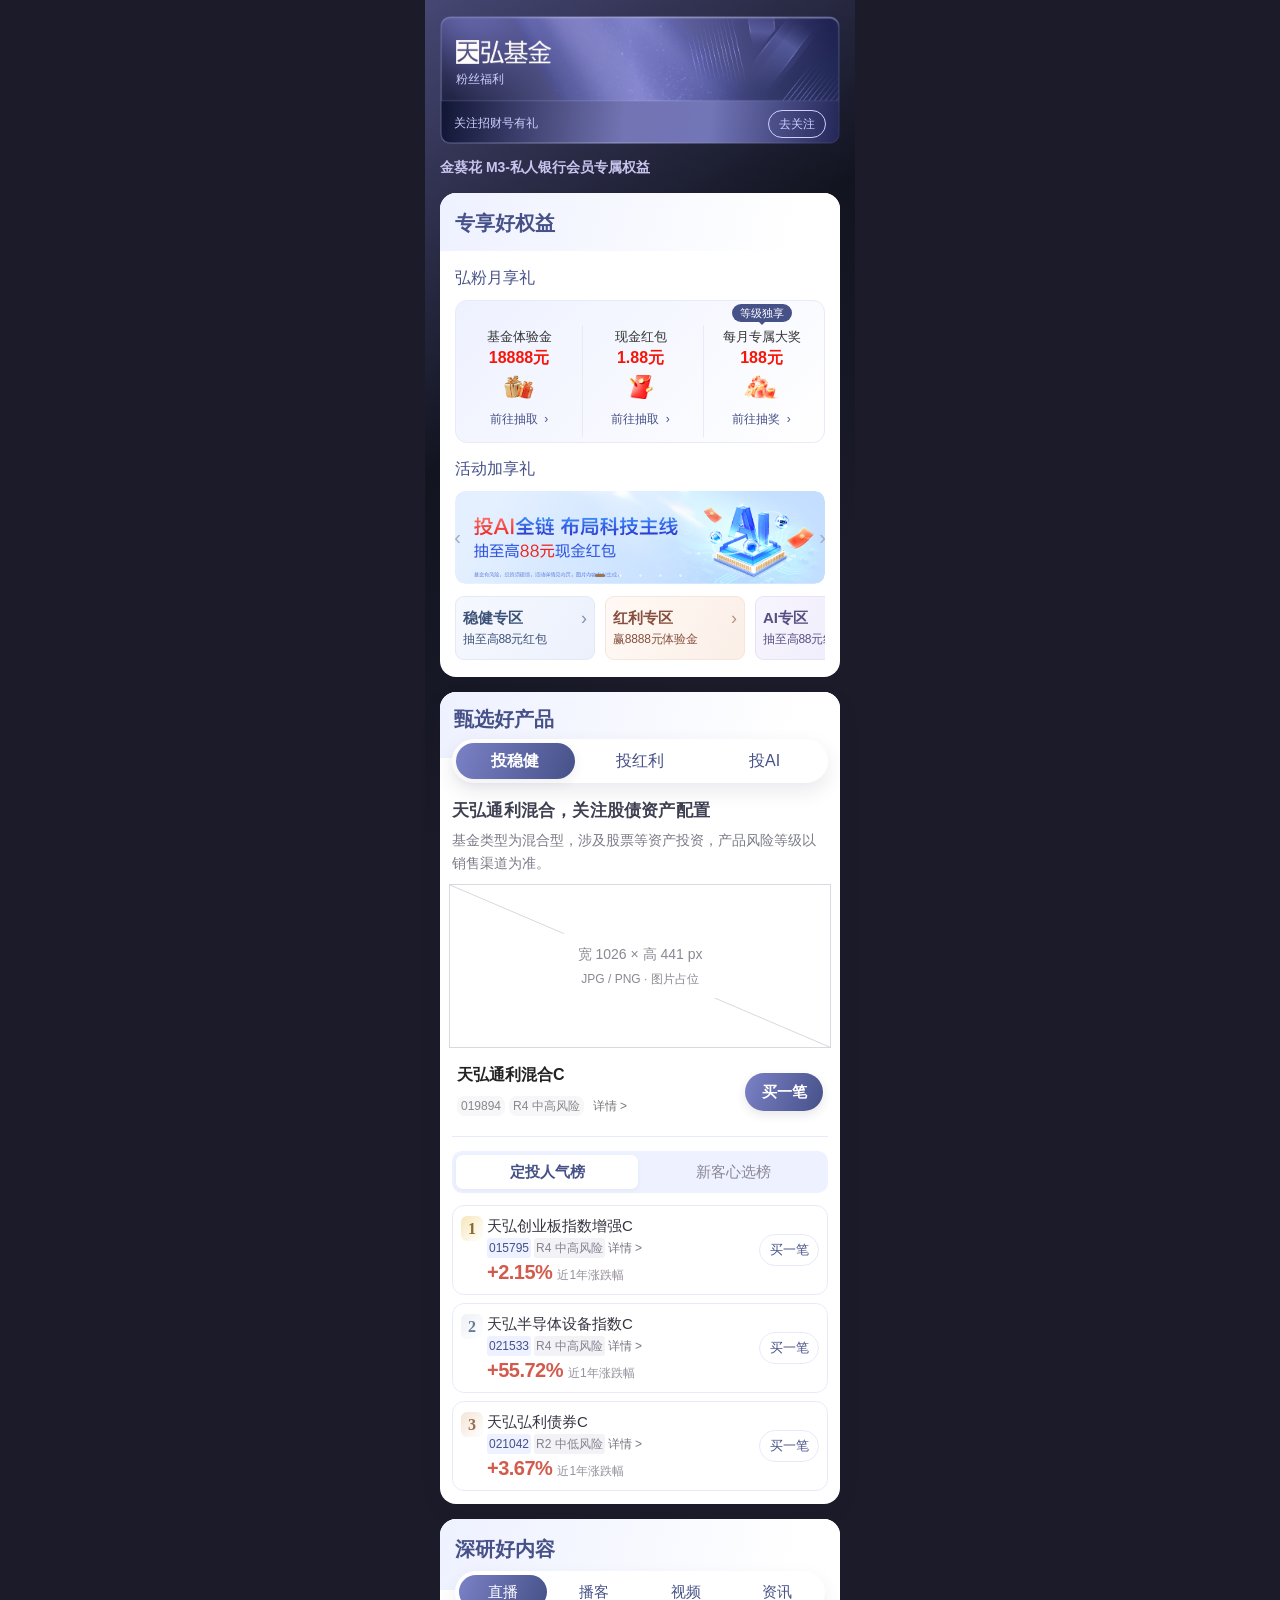
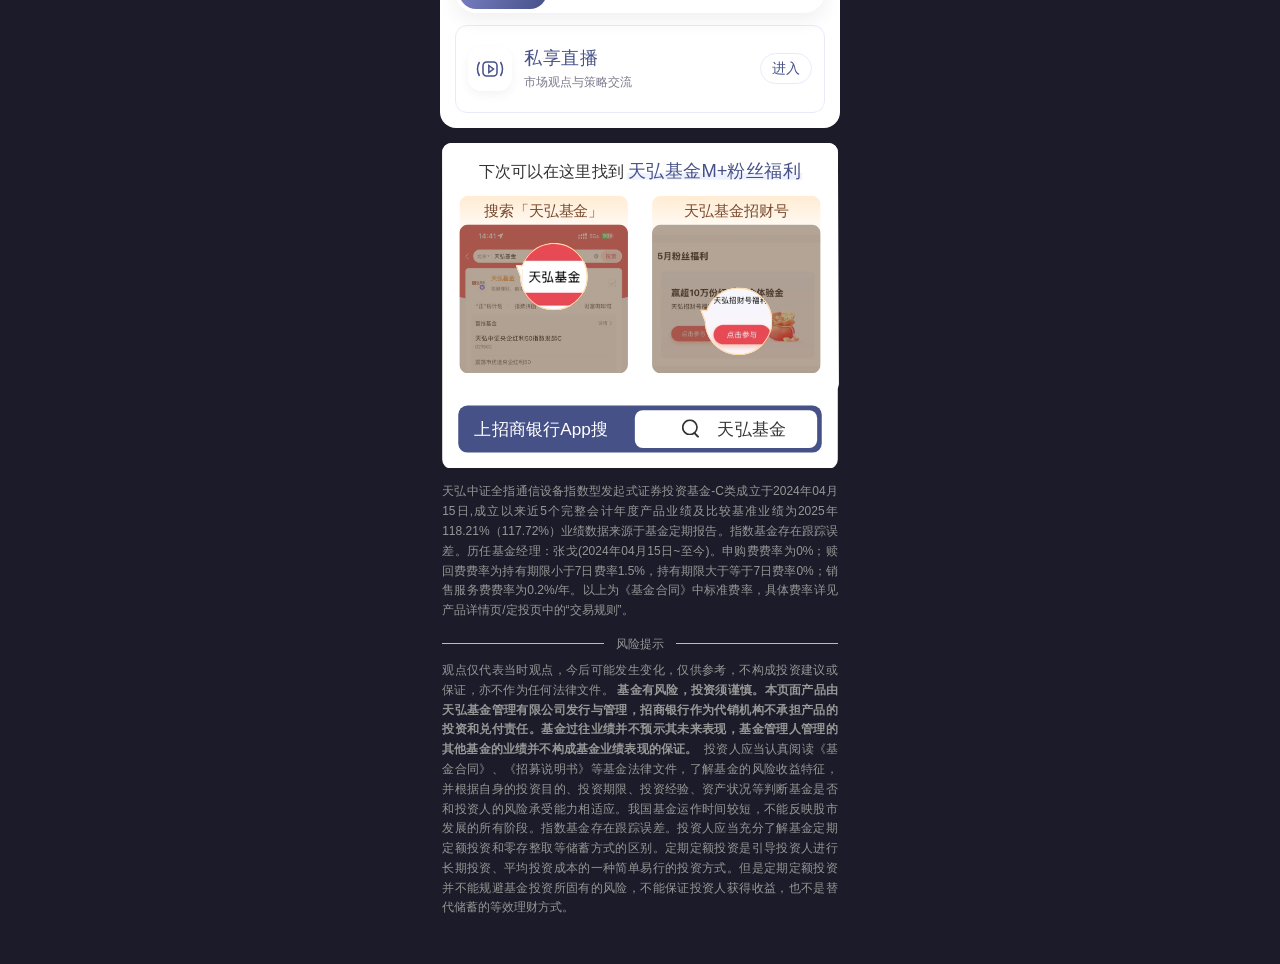
<file: index.html>
<!doctype html>
<html lang="zh-CN"><head><meta charset="utf-8"><meta name="viewport" content="width=device-width,initial-scale=1"><title>天弘基金 M+ 会员专区</title><meta name="description" content="天弘基金 M+ 会员权益、甄选产品与精选内容"><link rel="stylesheet" href="member-final.css?v=26"><link rel="stylesheet" href="member-compact.css?v=26"><link rel="stylesheet" href="member-refine.css?v=26"><link rel="stylesheet" href="member-review.css?v=26"><link rel="stylesheet" href="member-editorial.css?v=26"><link rel="stylesheet" href="member-side.css?v=26"><link rel="stylesheet" href="member-zones.css?v=26"><link rel="stylesheet" href="member-gift-rank.css?v=26"><link rel="stylesheet" href="member-iphone.css?v=26"><link rel="stylesheet" href="member-exclusive.css?v=26"><link rel="stylesheet" href="member-leaderboard.css?v=26"></head><body>

<main id="mp-home" class="phone">
<header class="hero"><img class="brand-logo" src="assets/imgLogo.png" alt="天弘基金"><span>M+</span><p id="member-grade-name"></p><small>甄选好产品 · 深研好内容 · 专享好权益</small></header>
<p id="member-entitlement-summary" class="member-entitlement-summary">金葵花 M3-私人银行会员专属权益</p>
<section class="section benefits"><h2>专享好权益</h2><h3 class="subhead">弘粉月享礼</h3><div id="member-gifts" class="gifts"></div>
<div class="section-row"><h3 class="subhead">活动加享礼</h3></div><div class="rail activity-rail" aria-label="横向滑动浏览活动" tabindex="0"></div><div class="rail-dots" data-for="activity-rail" aria-label="选择活动"></div>
<div class="zones" aria-label="专区入口"><button type="button" data-entry="稳健专区"><span class="zone-art"><img src="assets/img7.png" alt=""></span><strong>稳健专区</strong><span class="zone-gift"><i aria-hidden="true"></i>至高88元</span></button><button type="button" data-entry="红利专区"><span class="zone-art"><img src="assets/img27.png" alt=""></span><strong>红利专区</strong><span class="zone-gift"><i aria-hidden="true"></i>8888体验金</span></button><button type="button" data-entry="AI专区"><span class="zone-art"><img src="assets/imgJimeng2026062531561.png" alt=""></span><strong>AI专区</strong><span class="zone-gift"><i aria-hidden="true"></i>至高88元</span></button></div></section>
<section class="section products"><div class="section-row"><h2>甄选好产品</h2></div><div class="rail product-rail" aria-label="横向滑动浏览产品" tabindex="0"></div><div class="rail-dots" data-for="product-rail" aria-label="选择产品"></div><div id="member-leaderboards" class="member-leaderboards"></div></section>
<section class="section member-content"><h2>深研好内容</h2><div id="member-content-groups"></div></section>
<footer class="footer"><div class="search-entry"><span>上招商银行App搜</span><button type="button" data-search><i aria-hidden="true"></i>天弘基金</button></div><details><summary>回访指引、活动说明及风险揭示</summary><p>在招商银行 App 搜索「天弘基金」，进入招财号，打开「宠粉福利专栏」。</p><p>基金有风险，投资须谨慎。历史业绩不代表未来表现。活动规则及产品信息以正式活动页面、基金法律文件和销售页面为准。</p></details></footer>
</main><dialog class="site-dialog" aria-labelledby="dialog-title"><h2 id="dialog-title"></h2><div id="dialog-body"></div><form method="dialog"><button>返回专区</button></form></dialog><script src="member-products.js?v=26"></script><script src="fund-performance.js?v=26"></script><script src="member-live-data.js?v=26"></script><script src="member-final.js?v=26"></script><script src="member-editorial.js?v=26"></script></body></html>
</file>
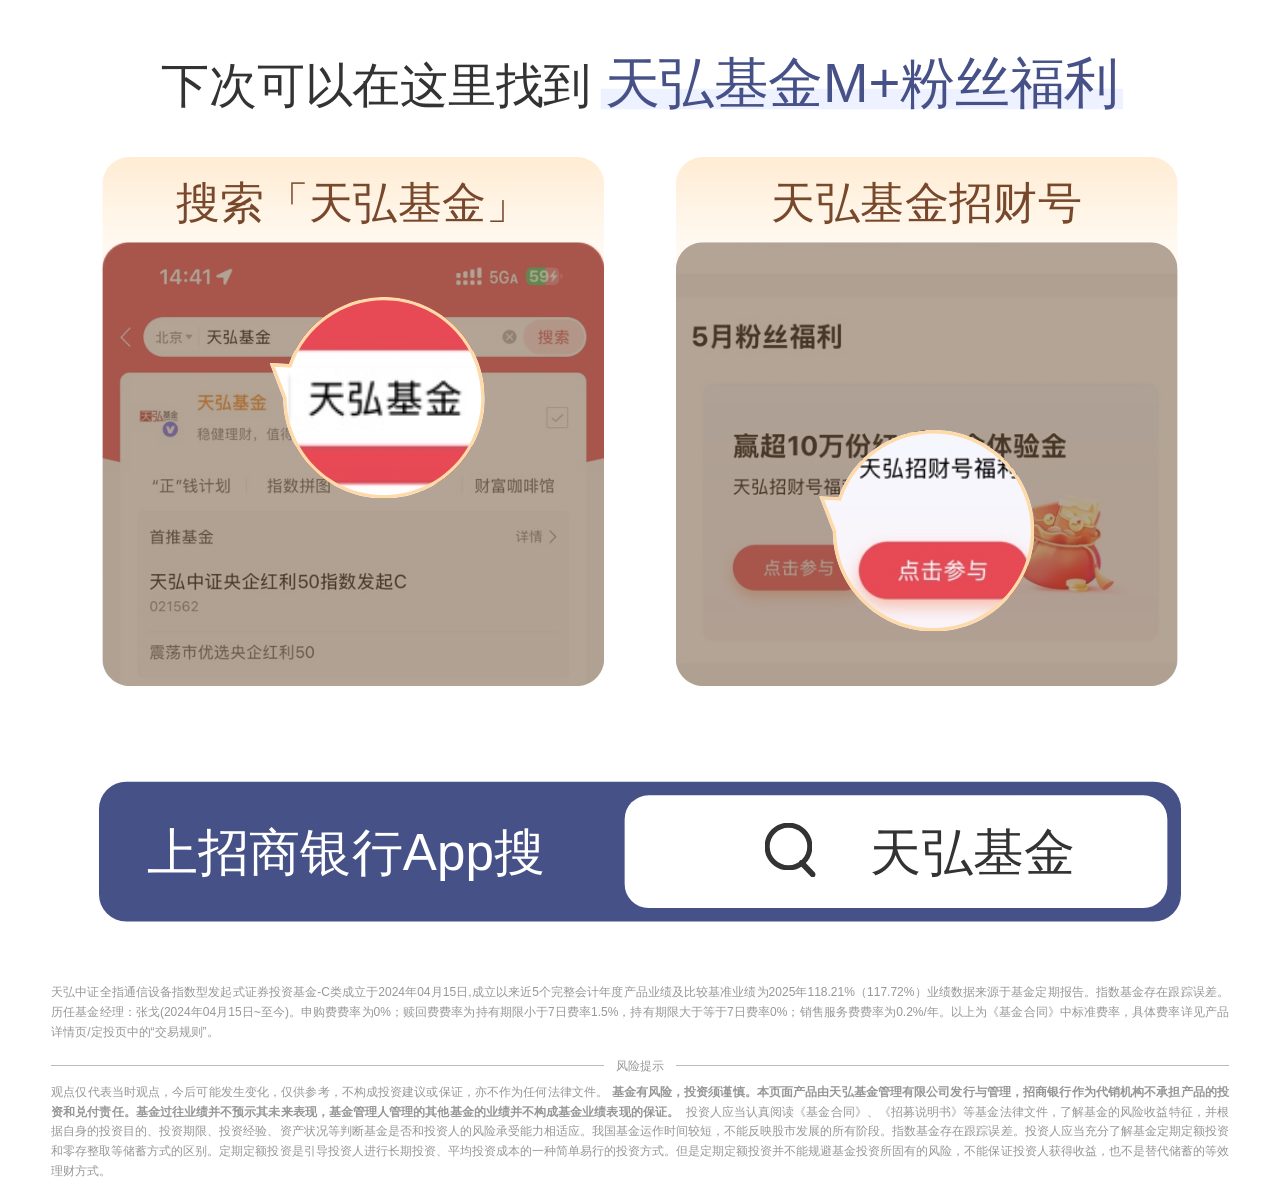
<file: footer-reference.html>
<!doctype html><html lang="zh-CN"><meta charset="utf-8"><meta name="viewport" content="width=device-width, initial-scale=1"><link rel="stylesheet" href="footer-reference.css"><style>
html,body{overflow:hidden;background:transparent}body{margin:0;font-family:"PingFang SC","Microsoft YaHei",sans-serif;-webkit-text-size-adjust:100%}
:root{--accent-dark:#465188;--soft:#eef1ff}body[data-grade="mass"]{--accent-dark:#3b56ca;--soft:#edf2ff}body[data-grade="gold"]{--accent-dark:#ae6a35;--soft:#fff4e7}body[data-grade="sunflower"]{--accent-dark:#7c4c41;--soft:#fcf0e8}
[data-node-id="12:1500"]>span:last-child{color:var(--accent-dark)}
[data-node-id="12:1499"]{background:var(--soft)}
#guide-frame{position:relative;width:100%;overflow:hidden}#viewport{position:absolute;left:0;top:0;transform-origin:top left;width:375px;height:284px;overflow:hidden;background:transparent}#original{position:relative;width:375px;height:2000px;transform:translateY(-1383px)}
.search-hit{position:absolute;left:29px;top:1612px;width:317px;height:41px;background:transparent;border:0;cursor:pointer}

/* Keep the search strip inside the same rounded guide card, with 14px inset. */
[data-node-id="12:1502"]{left:29px;top:1612px;width:317px;background:var(--accent-dark)}
[data-node-id="12:1503"]{left:43px;top:1625px}
[data-node-id="12:1504"]{left:183px;top:1616px;width:159px}
[data-node-id="12:1506"]{top:1624px}
[data-node-id="12:1507"]{top:1636.1px}
[data-node-id="12:1508"]{top:1625px}
.disclosures{padding:14px max(14px,4%) 22px;color:#979797;font-size:12px;line-height:1.65;overflow-wrap:anywhere}.disclosures p,.disclosures span,.disclosures strong{font-size:12px;line-height:1.65}.disclosures p{margin:0;text-align:justify}.disclosures strong{font-weight:650}.risk-title{display:flex;align-items:center;gap:12px;margin:14px 0 8px;font-size:12px;font-weight:400;line-height:1.5}.risk-title::before,.risk-title::after{content:"";flex:1;height:1px;background:#bbb}
</style><body><div id="guide-frame"><div id="viewport"><div id="original"><div style="position:absolute;left:15px;top:1383px;width:345px;height:284px;background:white;border-radius:8px"></div><div class="absolute contents left-[15px] top-[1383px]" data-node-id="12:1465" data-name="如何找到">
        <div class="absolute inset-[69.15%_3.75%_19.95%_4%]" data-node-id="12:1466" data-name="矩形">
          <img alt="" class="absolute block inset-0 max-w-none size-full" src="assets/figma-original/92947f181b9fb2338566.svg" />
        </div>
        <div class="absolute contents left-[30px] top-[1429px]" data-node-id="12:1467">
          <div class="absolute contents left-[30px] top-[1429px]" data-node-id="12:1468">
            <div class="absolute inset-[71.45%_52.8%_22.05%_8%]" data-node-id="12:1469" data-name="矩形">
              <img alt="" class="absolute block inset-0 max-w-none size-full" src="assets/figma-original/56795176157502a4b444.svg" />
            </div>
            <div class="absolute h-[318px] left-[30px] mask-alpha mask-intersect mask-no-clip mask-no-repeat mask-size-[147px_130px] top-[1454px] w-[147px]" data-node-id="12:1472" style="mask-image:url(&quot;assets/figma-original/0c4818b2038032ebfc43.png&quot;)" data-name="2">
              <img alt="" class="absolute inset-0 max-w-none object-cover pointer-events-none size-full" src="assets/figma-original/49df6afbcb02e3744649.png" />
            </div>
          </div>
          <div class="absolute inset-[72.7%_52.8%_20.8%_8%]" data-node-id="12:1473" data-name="矩形">
            <img alt="" class="absolute block inset-0 max-w-none size-full" src="assets/figma-original/60123f7a399b26ad7a11.svg" />
          </div>
          <div class="absolute contents left-[79px] top-[1470px]" data-node-id="12:1474">
            <div class="absolute h-[59px] left-[76.12px] mask-alpha mask-intersect mask-no-clip mask-no-repeat mask-position-[2.878px_0px] mask-size-[62.979px_59px] top-[1470px] w-[76.268px]" data-node-id="12:1479" style="mask-image:url(&quot;assets/figma-original/4925a935201b795dd741.svg&quot;)" data-name="3">
              <div class="absolute inset-0 overflow-hidden pointer-events-none">
                <img alt="" class="absolute h-[1297.56%] left-[-77.96%] max-w-none top-[-63.41%] w-[463.46%]" src="assets/figma-original/49df6afbcb02e3744649.png" />
              </div>
            </div>
            <div class="absolute h-[59px] left-[79px] mask-alpha mask-intersect mask-no-clip mask-no-repeat mask-size-[62.979px_59px] top-[1470px] w-[62.978px]" data-node-id="12:1480" style="mask-image:url(&quot;assets/figma-original/4925a935201b795dd741.svg&quot;)" data-name="Union">
              <img alt="" class="absolute block inset-0 max-w-none size-full" src="assets/figma-original/dd9f9a4fffb0e6838c27.svg" />
            </div>
          </div>
        </div>
        <div class="absolute contents left-[198px] top-[1429px]" data-node-id="12:1483">
          <div class="absolute contents left-[198px] top-[1429px]" data-node-id="12:1484">
            <div class="absolute inset-[71.45%_8%_22.05%_52.8%]" data-node-id="12:1485" data-name="矩形">
              <img alt="" class="absolute block inset-0 max-w-none size-full" src="assets/figma-original/56795176157502a4b444.svg" />
            </div>
            <div class="absolute h-[363px] left-[189px] mask-alpha mask-intersect mask-no-clip mask-no-repeat mask-position-[9px_137px] mask-size-[147px_130px] top-[1317px] w-[167px]" data-node-id="12:1487" style="mask-image:url(&quot;assets/figma-original/0c4818b2038032ebfc43.png&quot;)" data-name="3">
              <img alt="" class="absolute inset-0 max-w-none object-cover pointer-events-none size-full" src="assets/figma-original/ea2549884f105a1ebe67.png" />
            </div>
          </div>
          <div class="absolute inset-[72.7%_8%_20.8%_52.8%]" data-node-id="12:1488" data-name="矩形">
            <img alt="" class="absolute block inset-0 max-w-none size-full" src="assets/figma-original/60123f7a399b26ad7a11.svg" />
          </div>
          <div class="absolute contents left-[240px] top-[1509px]" data-node-id="12:1489">
            <div class="absolute h-[458.757px] left-[218.97px] mask-alpha mask-intersect mask-no-clip mask-no-repeat mask-position-[21.032px_252.355px] mask-size-[63px_59.021px] top-[1256.64px] w-[211.817px]" data-node-id="12:1493" style="mask-image:url(&quot;assets/figma-original/b395b10aeb80b59fdf2d.svg&quot;)" data-name="4">
              <img alt="" class="absolute inset-0 max-w-none object-cover pointer-events-none size-full" src="assets/figma-original/ea2549884f105a1ebe67.png" />
            </div>
            <div class="absolute h-[59.021px] left-[240px] mask-alpha mask-intersect mask-no-clip mask-no-repeat mask-size-[63px_59.021px] top-[1509px] w-[63px]" data-node-id="12:1494" style="mask-image:url(&quot;assets/figma-original/b395b10aeb80b59fdf2d.svg&quot;)" data-name="Union">
              <img alt="" class="absolute block inset-0 max-w-none size-full" src="assets/figma-original/97642143db11f9de4096.svg" />
            </div>
          </div>
        </div>
        <p class="[word-break:break-word] absolute font-['FZLanTingHeiS-DB-GB:Regular'] leading-[21px] left-[11.2%] not-italic right-[56%] text-[#78482c] text-[13px] text-center top-[calc(50%+432px)]" data-node-id="12:1497">
          搜索「天弘基金」
        </p>
        <p class="[word-break:break-word] absolute font-['FZLanTingHeiS-DB-GB:Regular'] leading-[21px] left-[56%] not-italic right-[11.2%] text-[#78482c] text-[13px] text-center top-[calc(50%+432px)]" data-node-id="12:1498">
          天弘基金招财号
        </p>
        <div class="absolute bg-[#e7eeff] h-[6px] left-[176px] top-[1409px] w-[153px]" data-node-id="12:1499"></div>
        <p class="-translate-x-1/2 [word-break:break-word] absolute font-['FZXiaoBiaoSong-B05S:Regular'] leading-[0] left-1/2 not-italic text-[#333] text-[0px] text-center top-[calc(50%+398px)] whitespace-nowrap" data-node-id="12:1500">
          <span class="font-['FZLanTingHei-DB-GBK:Regular'] leading-[normal] text-[14px]">下次可以在这里找到 </span>
          <span class="font-['FZLanTingHei-DB-GBK:Regular'] leading-[normal] text-[#4362d0] text-[16px]">天弘基金M+粉丝福利</span>
        </p>
      </div>
<div class="absolute contents left-[15px] top-[1616px]" data-node-id="12:1501" data-name="搜索框">
        <div class="absolute bg-gradient-to-r from-[#7491f6] from-[5.166%] h-[41px] left-[15px] rounded-[8px] to-[#abbdff] top-[1616px] w-[345px]" data-node-id="12:1502"></div>
        <p class="[word-break:break-word] absolute font-['FZLanTingHeiS-DB-GB:Regular'] leading-[15px] left-[38px] not-italic text-[15px] text-white top-[1629px] whitespace-nowrap" data-node-id="12:1503">
          上招商银行App搜
        </p>
        <div class="absolute bg-white h-[33px] left-[183px] rounded-[7px] top-[1620px] w-[173px]" data-node-id="12:1504"></div>
        <div class="absolute contents left-[224px] top-[1628px]" data-node-id="12:1505">
          <div class="absolute left-[224px] size-[14px] top-[1628px]" data-node-id="12:1506">
            <img alt="" class="absolute block inset-0 max-w-none size-full" src="assets/figma-original/10435ac4980c717d3e39.svg" />
          </div>
          <div class="absolute flex h-[3.04px] items-center justify-center left-[235.1px] top-[1640.1px] w-[3.192px]" data-node-id="12:1507">
            <div class="flex-none rotate-[1.81deg]">
              <div class="h-[2.943px] relative w-[3.1px]">
                <div class="absolute inset-[-25.48%_-24.19%]">
                  <img alt="" class="block max-w-none size-full" src="assets/figma-original/15e0cf3dddd8a6db3905.svg" />
                </div>
              </div>
            </div>
          </div>
        </div>
        <p class="[word-break:break-word] absolute font-['FZLanTingHeiS-DB-GB:Regular'] leading-[15px] left-[255px] not-italic text-[#333] text-[15px] top-[1629px] whitespace-nowrap" data-node-id="12:1508">
          天弘基金
        </p>
      </div>
<button class="search-hit" aria-label="在招商银行App搜索天弘基金" onclick="parent.postMessage({type:'mplus-search'},location.origin)"></button></div></div></div><section class="disclosures" aria-label="业绩说明与风险提示"><p>天弘中证全指通信设备指数型发起式证券投资基金-C类成立于2024年04月15日,成立以来近5个完整会计年度产品业绩及比较基准业绩为2025年118.21%（117.72%）业绩数据来源于基金定期报告。指数基金存在跟踪误差。历任基金经理：张戈(2024年04月15日~至今)。申购费费率为0%；赎回费费率为持有期限小于7日费率1.5%，持有期限大于等于7日费率0%；销售服务费费率为0.2%/年。以上为《基金合同》中标准费率，具体费率详见产品详情页/定投页中的“交易规则”。</p><h2 class="risk-title">风险提示</h2><p><span>观点仅代表当时观点，今后可能发生变化，仅供参考，不构成投资建议或保证，亦不作为任何法律文件。</span>
<strong>基金有风险，投资须谨慎。本页面产品由天弘基金管理有限公司发行与管理，招商银行作为代销机构不承担产品的投资和兑付责任。基金过往业绩并不预示其未来表现，基金管理人管理的其他基金的业绩并不构成基金业绩表现的保证。</strong>
<span> 投资人应当认真阅读《基金合同》、《招募说明书》等基金法律文件，了解基金的风险收益特征，并根据自身的投资目的、投资期限、投资经验、资产状况等判断基金是否和投资人的风险承受能力相适应。我国基金运作时间较短，不能反映股市发展的所有阶段。指数基金存在跟踪误差。投资人应当充分了解基金定期定额投资和零存整取等储蓄方式的区别。定期定额投资是引导投资人进行长期投资、平均投资成本的一种简单易行的投资方式。但是定期定额投资并不能规避基金投资所固有的风险，不能保证投资人获得收益，也不是替代储蓄的等效理财方式。</span></p></section><script>
const stage=document.getElementById('viewport');
document.body.dataset.grade=new URLSearchParams(location.search).get('grade')||'private';
const guide=document.getElementById('guide-frame');
const originalText=Array.from(document.querySelectorAll('#original p,#original span')).map(el=>({el,size:parseFloat(getComputedStyle(el).fontSize)}));
function reportHeight(){parent.postMessage({type:'mplus-footer-resize',height:Math.ceil(document.body.getBoundingClientRect().height)},location.origin)}
function fit(){const scale=innerWidth/375;stage.style.transform='scale('+scale+')';guide.style.height=(284*scale)+'px';originalText.forEach(({el,size})=>{if(size>0)el.style.fontSize=Math.max(size,12/scale)+'px'});reportHeight()}
fit();addEventListener('resize',fit);addEventListener('load',fit);if(document.fonts)document.fonts.ready.then(fit);new ResizeObserver(reportHeight).observe(document.body);
</script></body></html>
</file>
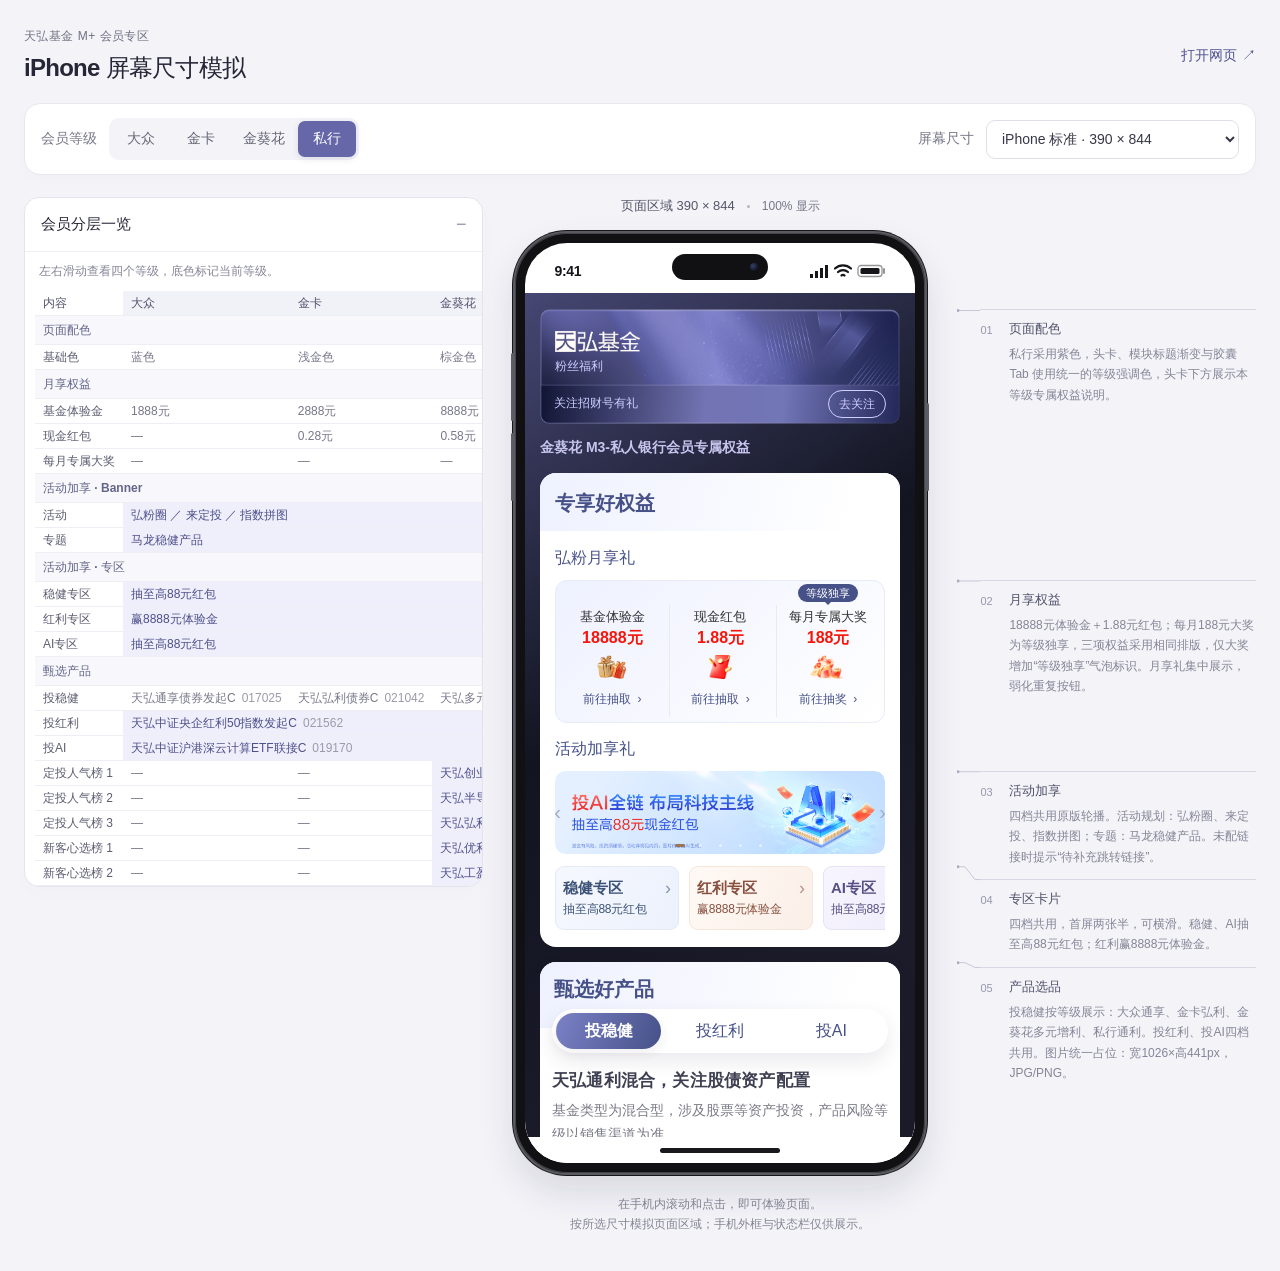
<file: iphone-preview.html>
<!doctype html>
<html lang="zh-CN">
<head>
  <meta charset="utf-8">
  <meta name="viewport" content="width=device-width, initial-scale=1">
  <title>iPhone 屏幕尺寸模拟 · 天弘基金 M+</title>
  <style>
    :root { color-scheme: light; font-family: -apple-system, BlinkMacSystemFont, "PingFang SC", "Microsoft YaHei", sans-serif; color: #262637; background: #f3f3f8; font-synthesis: none; }
    * { box-sizing: border-box; }
    body { margin: 0; font-size: 14px; }
    button, select, a { -webkit-tap-highlight-color: transparent; }
    button, select { font: inherit; }
    button, a, select { touch-action: manipulation; }
    button:focus-visible, select:focus-visible, a:focus-visible { outline: 3px solid #a4a4ec; outline-offset: 3px; }
    .workspace { width: min(100%, 1640px); margin: 0 auto; padding: 28px 24px 36px; }
    .intro { display: flex; align-items: center; justify-content: space-between; gap: 20px; margin-bottom: 19px; }
    .eyebrow { margin: 0 0 7px; color: #707083; font-size: 12px; letter-spacing: .04em; }
    h1 { margin: 0; font-size: 24px; font-weight: 650; letter-spacing: -.03em; }
    .open-page { flex-shrink: 0; color: #50528e; text-decoration: none; padding: 10px 0 10px 14px; font-size: 14px; }
    .open-page span { display: inline-block; margin-left: 5px; }
    .toolbar { display: flex; align-items: center; justify-content: space-between; flex-wrap: wrap; gap: 14px 24px; padding: 14px 16px; background: #fff; border: 1px solid #e7e7ef; border-radius: 16px; box-shadow: 0 4px 16px #24244704; }
    .control { display: flex; align-items: center; gap: 12px; }
    .control-label { color: #777788; white-space: nowrap; }
    .grades { display: flex; padding: 3px; gap: 2px; background: #f3f3f8; border-radius: 10px; }
    .grades button { border: 0; background: transparent; color: #666676; min-width: 58px; padding: 9px 11px; border-radius: 7px; cursor: pointer; }
    .grades button[aria-pressed="true"] { color: #fff; background: #6567a9; box-shadow: 0 2px 6px #3d3f7520; }
    select { border: 1px solid #dfdfe9; border-radius: 9px; background: #fff; color: #373747; min-height: 39px; padding: 8px 32px 8px 11px; max-width: 100%; cursor: pointer; }
    .preview-meta { display: flex; align-items: center; justify-content: center; flex-wrap: wrap; gap: 7px 12px; margin: 22px 0 16px; color: #777788; font-size: 12px; }
    .preview-meta strong { font-size: 13px; color: #555568; font-weight: 500; font-variant-numeric: tabular-nums; }
    .preview-meta .dot { width: 3px; height: 3px; border-radius: 50%; background: #b6b6c5; }
    .stage { width: 100%; display: flex; justify-content: center; }
    .device-space { position: relative; flex: 0 0 auto; }
    .device { position: absolute; left: 0; top: 0; width: calc(var(--screen-width) + 24px); padding: 10px; border: 2px solid #5a5b61; border-radius: 54px; background: #111114; transform-origin: top left; box-shadow: 0 0 0 1px #17171b, 0 18px 35px #24243c20, inset 0 0 0 1px #45454d; }
    .device::before, .device::after { content: ""; position: absolute; width: 3px; background: #5b5c65; border-radius: 2px; }
    .device::before { left: -4px; top: 120px; height: 68px; box-shadow: 0 80px 0 #5b5c65; }
    .device::after { right: -4px; top: 170px; height: 88px; }
    .display { overflow: hidden; width: var(--screen-width); border-radius: 42px; background: #fff; }
    .status-bar { height: 50px; display: flex; align-items: center; justify-content: space-between; padding: 6px 29px 0; color: #16161b; position: relative; user-select: none; }
    .time { font-size: 14px; font-weight: 650; letter-spacing: -.02em; }
    .island { position: absolute; top: 11px; left: 50%; transform: translateX(-50%); width: 96px; height: 26px; border-radius: 18px; background: #111114; }
    .island::after { content: ""; position: absolute; right: 10px; top: 9px; height: 8px; width: 8px; border-radius: 50%; background: radial-gradient(circle at 35% 35%, #35415f, #172039 55%, #101016 75%); }
    .status-icons { display: flex; align-items: center; gap: 5px; }
    .status-icons svg { display: block; height: 14px; width: auto; }
    iframe { display: block; border: 0; width: var(--screen-width); height: var(--screen-height); background: #f6f6fa; }
    .home-area { height: 26px; display: flex; justify-content: center; align-items: center; background: #fff; }
    .home-indicator { height: 5px; width: 120px; border-radius: 4px; background: #18181d; }
    .device.classic .island { top: 8px; width: 55px; height: 5px; background: #25252a; }
    .device.classic .island::after { display: none; }
    .device.classic .status-bar { padding-top: 12px; }
    .hint { text-align: center; color: #868695; font-size: 12px; line-height: 1.7; margin: 19px 0 0; }
    .review-layout { display: grid; grid-template-columns: minmax(280px, 1fr) var(--device-column, 426px) minmax(220px, .65fr); align-items: start; gap: 24px; margin-top: 22px; }
    .phone-column { min-width: 0; }
    .phone-column .preview-meta { margin-top: 0; }
    .review-panel { min-width: 0; background: #fff; border: 1px solid #e4e4ee; border-radius: 15px; overflow: hidden; position: sticky; top: 20px; box-shadow: 0 5px 20px #29294704; }
    .review-panel > summary { display: flex; align-items: center; justify-content: space-between; gap: 10px; cursor: pointer; padding: 16px; font-size: 15px; font-weight: 600; list-style: none; border-bottom: 1px solid transparent; }
    .review-panel > summary::-webkit-details-marker { display: none; }
    .review-panel > summary::after { content: '+'; color: #9393a5; font-size: 18px; font-weight: 400; }
    .review-panel[open] > summary { border-color: #eeeef4; }
    .review-panel[open] > summary::after { content: '−'; }
    .panel-subtitle { margin: 0; color: #858597; padding: 10px 14px; font-size: 12px; line-height: 1.6; }
    .table-content { max-height: calc(100vh - 305px); overflow: auto; overscroll-behavior: contain; padding: 0 10px 10px; scrollbar-width: thin; }
    .table-content table { border-collapse: separate; border-spacing: 0; width: max-content; min-width: 100%; font-size: 12px; line-height: 1.5; }
    .table-content th, .table-content td { padding: 3px 8px; text-align: left; white-space: nowrap; border-bottom: 1px solid #eeeef4; }
    .table-content thead { position: sticky; top: 0; z-index: 2; }
    .table-content thead th { background: #f1f1f8; color: #52526d; font-weight: 600; }
    .table-content tbody th { color: #5c5c71; font-weight: 500; }
    .table-content tr > th:first-child:not([colspan]) { position: sticky; left: 0; z-index: 1; background: #fff; }
    .table-content thead tr > th:first-child { background: #f1f1f8; }
    .table-content td { color: #77778a; }
    .table-content td.current-tier { background: #efeffb; color: #4d4f8a; }
    .table-content .tier-category th { color: #626488; background: #f8f8fc; font-weight: 600; padding-top: 5px; padding-bottom: 5px; }
    .table-content small { display: inline; font-size: 12px; color: #9a9aaa; margin-left: 6px; }
    .table-content td[colspan] { text-align: left; }
    .annotations-rail { position: relative; min-width: 0; align-self: stretch; }
    .notes-content { position: absolute; left: 0; width: 100%; overflow: hidden; }
    .annotation-lines { position: absolute; inset: 0; width: 100%; height: 100%; overflow: visible; pointer-events: none; }
    .annotation-lines path { fill: none; stroke: #c7c7d8; stroke-width: 1; }
    .annotation-lines circle { fill: #a9a9c0; }
    .notes-content a { position: absolute; left: 23px; right: 0; display: flex; gap: 9px; padding: 8px 0 0; color: inherit; text-decoration: none; border-top: 1px solid #d8d8e5; }
    .notes-content a[hidden] { display: none; }
    .notes-content a:hover strong, .notes-content a:focus-visible strong { color: #6567b0; }
    .notes-content a > span { flex: 0 0 20px; padding-top: 2px; color: #9797ad; font-size: 11px; line-height: 20px; font-variant-numeric: tabular-nums; }
    .notes-content strong { display: block; color: #52526c; font-size: 13px; line-height: 22px; font-weight: 600; }
    .notes-content p { margin: 4px 0 0; font-size: 12px; line-height: 1.7; color: #858597; }
    .notes-content a[data-continuing]::after { content: '↑'; position: absolute; left: -20px; top: 8px; color: #a9a9c0; font-size: 12px; }
    .panel-loading { padding: 16px; color: #9292a3; font-size: 12px; }
    @media (max-width: 1099px) {
      .workspace { max-width: 900px; }
      .review-layout { grid-template-columns: var(--device-column, 426px) minmax(210px, 1fr); gap: 18px 24px; overflow-x: auto; align-items: start; }
      .phone-column { grid-column: 1; grid-row: 2; }
      .comparison-panel { grid-column: 1 / 3; grid-row: 1; position: static; }
      .annotations-rail { grid-column: 2; grid-row: 2; }
      .table-content { max-height: 420px; }
      .review-panel > summary { padding: 13px 16px; }
    }
    @media (max-width: 650px) {
      .workspace { padding: 20px 14px 28px; }
      h1 { font-size: 21px; }
      .intro { gap: 8px; margin-bottom: 15px; }
      .open-page { font-size: 12px; padding-left: 0; }
      .toolbar { padding: 12px; gap: 12px; }
      .control { justify-content: space-between; width: 100%; gap: 8px; }
      .control-label { font-size: 12px; }
      .grades { flex: 1; max-width: 330px; }
      .grades button { flex: 1; min-width: 0; padding: 9px 8px; }
      select { flex: 1; max-width: 330px; }
      .preview-meta { margin-top: 18px; }
    }
    @media (prefers-reduced-motion: no-preference) { .grades button { transition: color .15s, background .15s; } }
  </style>
</head>
<body>
  <main class="workspace">
    <header class="intro">
      <div><p class="eyebrow">天弘基金 M+ 会员专区</p><h1>iPhone 屏幕尺寸模拟</h1></div>
      <a id="open-page" class="open-page" href="index.html?grade=private&amp;v=26" target="_blank" rel="noopener">打开网页<span aria-hidden="true">↗</span></a>
    </header>
    <div class="toolbar" aria-label="预览设置">
      <div class="control"><span class="control-label">会员等级</span><div class="grades" role="group" aria-label="会员等级"><button type="button" data-grade="mass" aria-pressed="false">大众</button><button type="button" data-grade="gold" aria-pressed="false">金卡</button><button type="button" data-grade="sunflower" aria-pressed="false">金葵花</button><button type="button" data-grade="private" aria-pressed="true">私行</button></div></div>
      <div class="control"><label class="control-label" for="size">屏幕尺寸</label><select id="size"><option value="375x667">iPhone SE · 375 × 667</option><option value="375x812">iPhone mini · 375 × 812</option><option value="390x844" selected>iPhone 标准 · 390 × 844</option><option value="393x852">iPhone Pro · 393 × 852</option><option value="402x874">402 × 874</option><option value="414x896">iPhone 大屏 · 414 × 896</option><option value="430x932">iPhone Plus / Max · 430 × 932</option><option value="440x956">440 × 956</option></select></div>
    </div>
    <div class="review-layout" id="review-layout">
      <details class="review-panel comparison-panel" id="comparison-panel" open>
        <summary>会员分层一览</summary>
        <p class="panel-subtitle">左右滑动查看四个等级，底色标记当前等级。</p>
        <div class="table-content" id="table-content"><div class="panel-loading">正在载入分层内容…</div></div>
      </details>
      <div class="phone-column">
    <div class="preview-meta" aria-live="polite"><strong id="viewport-label">页面区域 390 × 844</strong><span class="dot" aria-hidden="true"></span><span id="scale-label">100% 显示</span></div>
    <div class="stage" id="stage">
      <div class="device-space" id="device-space">
        <div class="device" id="device" style="--screen-width:390px;--screen-height:844px">
          <div class="display">
            <div class="status-bar" aria-hidden="true"><span class="time">9:41</span><span class="island"></span><span class="status-icons"><svg viewBox="0 0 20 14"><path fill="currentColor" d="M1 10h3v4H1zM6 7h3v7H6zM11 4h3v10h-3zM16 1h3v13h-3z"/></svg><svg viewBox="0 0 18 14"><path d="M1 4.5a12 12 0 0 1 16 0M4 8a7.5 7.5 0 0 1 10 0M7.5 11.5a2 2 0 0 1 3 0" fill="none" stroke="currentColor" stroke-width="2.2" stroke-linecap="round"/></svg><svg viewBox="0 0 29 14"><rect x="1" y="1.5" width="24" height="11" rx="3" fill="none" stroke="currentColor" stroke-width="1.3" opacity=".45"/><rect x="3.5" y="4" width="19" height="6" rx="1.5" fill="currentColor"/><path d="M27 5v4" stroke="currentColor" stroke-width="2" stroke-linecap="round" opacity=".45"/></svg></span></div>
            <iframe id="preview" title="天弘基金 M+ 手机页面，可在此滚动和操作"></iframe>
            <div class="home-area" aria-hidden="true"><span class="home-indicator"></span></div>
          </div>
        </div>
      </div>
    </div>
    <p class="hint">在手机内滚动和点击，即可体验页面。<br>按所选尺寸模拟页面区域；手机外框与状态栏仅供展示。</p>
      </div>
      <aside class="annotations-rail" id="annotations-rail" aria-label="随页面位置显示的批注">
        <div class="notes-content" id="notes-content"></div>
      </aside>
    </div>
  </main>
  <script>
    (() => {
      const params = new URLSearchParams(location.search);
      const gradeNames = ['mass', 'gold', 'sunflower', 'private'];
      const gradeLabels = {mass:'大众',gold:'金卡',sunflower:'金葵花',private:'私行'};
      let grade = gradeNames.includes(params.get('grade')) ? params.get('grade') : 'private';
      const size = document.getElementById('size');
      const frame = document.getElementById('preview');
      const device = document.getElementById('device');
      const space = document.getElementById('device-space');
      const stage = document.getElementById('stage');
      const openPage = document.getElementById('open-page');
      if ([...size.options].some(option => option.value === params.get('size'))) size.value = params.get('size');
      function saveSettings() {
        const next = new URL(location.href);
        next.searchParams.set('grade', grade);
        next.searchParams.set('size', size.value);
        history.replaceState(null, '', next);
      }
      function syncGrade() {
        document.getElementById('annotations-rail').setAttribute('aria-label', `${gradeLabels[grade]}页面对应批注`);
        document.querySelectorAll('[data-grade]').forEach(button => button.setAttribute('aria-pressed', String(button.dataset.grade === grade)));
        openPage.href = `index.html?grade=${grade}&v=26`;
        saveSettings();
      }
      function fitDevice() {
        const [width, height] = size.value.split('x').map(Number);
        document.getElementById('review-layout').style.setProperty('--device-column', `${width + 36}px`);
        device.style.setProperty('--screen-width', `${width}px`);
        device.style.setProperty('--screen-height', `${height}px`);
        device.classList.toggle('classic', size.value === '375x667');
        const scale = Math.min(1, Math.max(.1, (stage.clientWidth - 12) / (width + 24)));
        device.style.transform = `scale(${scale})`;
        space.style.width = `${(width + 24) * scale}px`;
        space.style.height = `${(height + 100) * scale}px`;
        document.getElementById('viewport-label').textContent = `页面区域 ${width} × ${height}`;
        document.getElementById('scale-label').textContent = `${Math.round(scale * 100)}% 显示`;
        scheduleNotePosition();
      }
      document.querySelectorAll('[data-grade]').forEach(button => button.addEventListener('click', () => {
        if (grade === button.dataset.grade) return;
        grade = button.dataset.grade;
        syncGrade();
        frame.src = openPage.href;
      }));
      size.addEventListener('change', () => { fitDevice(); saveSettings(); });
      let panelObserver;
      let layoutObserver;
      let panelSync;
      let notePositionFrame;
      let observedFrameWindow;
      const notesTarget = document.getElementById('notes-content');
      const notesRail = document.getElementById('annotations-rail');
      let notesMarkup = '';
      function scheduleNotePosition() {
        cancelAnimationFrame(notePositionFrame);
        notePositionFrame = requestAnimationFrame(positionNotes);
      }
      function positionNotes() {
        const doc = frame.contentDocument;
        if (!doc || !frame.clientHeight) return;
        const frameBox = frame.getBoundingClientRect();
        const railBox = notesRail.getBoundingClientRect();
        const scale = frameBox.height / frame.clientHeight;
        const height = frameBox.height;
        notesTarget.style.top = `${frameBox.top - railBox.top}px`;
        notesTarget.style.height = `${height}px`;
        const entries = [...notesTarget.querySelectorAll('[data-note-target]')].map(link => {
          const target = doc.querySelector(link.dataset.noteTarget);
          const box = target?.getBoundingClientRect();
          return box && box.height > 0 ? {link, top: box.top * scale} : null;
        }).filter(Boolean).sort((a, b) => a.top - b.top);
        entries.forEach(entry => { entry.link.hidden = true; entry.link.removeAttribute('data-continuing'); });
        // Only the current section and sections entering the phone viewport are shown.
        // Each note retains a connector to its module, including when close anchors need space.
        const visible = entries.filter((entry, index) => entry.top < height - 20 && (entries[index + 1]?.top ?? Infinity) > 32);
        visible.forEach(entry => {
          entry.link.hidden = false;
          entry.height = entry.link.offsetHeight;
          entry.anchor = Math.max(0, entry.top);
          entry.y = entry.anchor;
          if (entry.top < 0) entry.link.setAttribute('data-continuing', '');
        });
        // Fit notes without overlap; modules remain identified by their true anchor lines.
        let previousBottom = -12;
        visible.forEach(entry => { entry.y = Math.max(entry.y, previousBottom + 12); previousBottom = entry.y + entry.height; });
        if (previousBottom > height) {
          let nextTop = height + 12;
          [...visible].reverse().forEach(entry => { entry.y = Math.min(entry.y, nextTop - 12 - entry.height); nextTop = entry.y; });
        }
        let previousEnd = -12;
        visible.forEach(entry => { entry.y = Math.max(0, entry.y, previousEnd + 12); previousEnd = entry.y + entry.height; entry.link.style.top = `${entry.y}px`; });
        let lines = notesTarget.querySelector('.annotation-lines');
        if (!lines) {
          lines = document.createElementNS('http://www.w3.org/2000/svg', 'svg');
          lines.classList.add('annotation-lines');
          lines.setAttribute('aria-hidden', 'true');
          notesTarget.prepend(lines);
        }
        lines.setAttribute('viewBox', `0 0 ${notesTarget.clientWidth} ${height}`);
        lines.innerHTML = visible.map(entry => {
          const anchor = Math.min(height - 1, entry.anchor + 1);
          const label = entry.y + 1;
          return `<path d="M 0 ${anchor} H 8 L 18 ${label} H 23"/><circle cx="1" cy="${anchor}" r="1.5"/>`;
        }).join('');
      }
      function cleanClone(node) {
        const clone = node.cloneNode(true);
        [clone, ...clone.querySelectorAll('*')].forEach(element => {
          element.removeAttribute('style');
          element.removeAttribute('id');
        });
        return clone;
      }
      function syncReviewPanels() {
        const doc = frame.contentDocument;
        if (!doc) return;
        const sourceTable = doc.querySelector('.tier-table-section table');
        const sourceNotes = doc.querySelector('.tier-annotations');
        if (sourceTable) {
          const table = cleanClone(sourceTable);
          const target = document.getElementById('table-content');
          const position = {left: target.scrollLeft, top: target.scrollTop};
          if (target.innerHTML !== table.outerHTML) {
            target.replaceChildren(table);
            target.scrollTo(position.left, position.top);
          }
        }
        if (sourceNotes) {
          const links = [...sourceNotes.querySelectorAll('[data-note-target]')].map(cleanClone);
          links.forEach(link => link.setAttribute('href', '#preview'));
          const markup = links.map(link => link.outerHTML).join('');
          if (notesMarkup !== markup) {
            notesMarkup = markup;
            notesTarget.replaceChildren(...links);
          }
        }
        scheduleNotePosition();
      }
      function schedulePanelSync() {
        cancelAnimationFrame(panelSync);
        panelSync = requestAnimationFrame(syncReviewPanels);
      }
      notesTarget.addEventListener('click', event => {
        const link = event.target.closest('[data-note-target]');
        if (!link) return;
        event.preventDefault();
        const target = frame.contentDocument?.querySelector(link.dataset.noteTarget);
        if (!target) return;
        frame.contentWindow.scrollTo({top: target.getBoundingClientRect().top + frame.contentWindow.scrollY - 16, behavior: 'smooth'});
        target.classList.add('annotation-highlight');
        setTimeout(() => target.classList.remove('annotation-highlight'), 1600);
      });
      const narrowView = matchMedia('(max-width: 1099px)');
      function adjustPanels() {
        document.getElementById('comparison-panel').open = !narrowView.matches;
        fitDevice();
      }
      narrowView.addEventListener('change', adjustPanels);
      frame.addEventListener('load', () => {
        try {
          const innerGrade = new URL(frame.contentWindow.location.href).searchParams.get('grade');
          if (gradeNames.includes(innerGrade) && grade !== innerGrade) { grade = innerGrade; syncGrade(); }
          panelObserver?.disconnect();
          layoutObserver?.disconnect();
          observedFrameWindow?.removeEventListener('scroll', scheduleNotePosition);
          observedFrameWindow?.removeEventListener('resize', scheduleNotePosition);
          observedFrameWindow = frame.contentWindow;
          observedFrameWindow.addEventListener('scroll', scheduleNotePosition, {passive: true});
          observedFrameWindow.addEventListener('resize', scheduleNotePosition);
          syncReviewPanels();
          panelObserver = new MutationObserver(schedulePanelSync);
          const doc = frame.contentDocument;
          [doc.querySelector('.tier-table-section'), doc.querySelector('.tier-annotations')].filter(Boolean).forEach(source => panelObserver.observe(source, {subtree: true, childList: true, characterData: true, attributes: true, attributeFilter: ['class']}));
          layoutObserver = new ResizeObserver(scheduleNotePosition);
          [doc.body, ...doc.querySelectorAll('.hero, .gifts, .activity-wrap, .zones, .products, #member-leaderboards, .member-content, .footer')].forEach(element => layoutObserver.observe(element));
          doc.fonts.ready.then(scheduleNotePosition);
        } catch (_) { /* The current site stays usable if a future link opens another origin. */ }
      });
      new ResizeObserver(fitDevice).observe(stage);
      new ResizeObserver(scheduleNotePosition).observe(notesRail);
      window.addEventListener('resize', scheduleNotePosition);
      window.addEventListener('scroll', scheduleNotePosition, {passive: true});
      document.fonts.ready.then(scheduleNotePosition);
      syncGrade();
      adjustPanels();
      fitDevice();
      frame.src = openPage.href;
    })();
  </script>
</body>
</html>
</file>
<file: member-final.css>
/* Figma stoXTQ0Oh9ysNwql98IHIl: original surfaces, type, artwork, and tier colours. */
:root{--accent:#7b81c6;--accent-dark:#465188;--soft:#eef1ff;--line:#e8eafa;--muted:#999;--paper:#fff;--warm:#ff9346}
*{box-sizing:border-box}body{margin:0;background:#1b1b29;font:14px/1.55 'PingFang SC','Microsoft YaHei',sans-serif;color:#333}button{font:inherit;cursor:pointer;border:0}button:focus-visible,a:focus-visible,.rail:focus-visible,summary:focus-visible{outline:2px solid var(--accent);outline-offset:3px}[hidden]{display:none!important}img{display:block}p,h2,h3{margin:0}button:active{transform:scale(.98)}
body[data-grade=mass]{--accent:#7891f2;--accent-dark:#3b56ca;--soft:#edf2ff;--line:#e7edff}
body[data-grade=gold]{--accent:#c99868;--accent-dark:#ae6a35;--soft:#fff4e7;--line:#f4e7d8}
body[data-grade=sunflower]{--accent:#955e49;--accent-dark:#7c4c41;--soft:#fcf0e8;--line:#f3e2d9}
.member-preview{display:flex;justify-content:center;gap:5px;align-items:center;max-width:420px;margin:0 auto;padding:13px 8px;color:#bcbef2;font-size:11px}.member-preview>span{color:#8e8fa9;margin-right:5px}.member-preview a{color:#cccbdc;text-decoration:none;padding:5px 9px;border-radius:5px}.member-preview a[aria-current=page]{background:var(--accent);color:white}
.phone{width:100%;max-width:420px;margin:auto;padding:16px 15px 24px;background:linear-gradient(145deg,#464773 0,#121420 390px,#1b1b29 700px)}body[data-grade=mass] .phone{background:#f6f6f6}body[data-grade=gold] .phone{background:#f6f6f6}body[data-grade=sunflower] .phone{background:#17130f}
.hero{height:110px;border-radius:8px;position:relative;padding:21px 14px;background-size:100% 100%;background-repeat:no-repeat;color:#cdcfff}.brand-logo{display:inline-block;width:83px;height:20px;object-fit:contain;vertical-align:middle}.hero>span{font-size:13px;margin-left:7px;color:inherit}.hero>p{margin-top:8px;font-size:12px}.hero>small{position:absolute;left:14px;bottom:12px;font-size:10px}body[data-grade=gold] .hero{color:#835637}body[data-grade=mass] .hero{color:#465188}body[data-grade=sunflower] .hero{color:#fce2ba}body[data-grade=gold] .brand-logo,body[data-grade=mass] .brand-logo{filter:brightness(0)}
.section{background:#fff;border-radius:8px;padding:15px;margin-top:15px;overflow:hidden}.section h2{font:400 18px/1.4 'Songti SC','STSong',serif;color:#333;margin-bottom:13px}.subhead{font-size:13px;font-weight:500;color:#777;margin:0 0 10px}.section-row{display:flex;align-items:baseline;justify-content:space-between;gap:6px}.section-row h2{margin-bottom:12px}.section-row .subhead{margin:14px 0 10px}.swipe-hint{font-size:10px;color:#999;white-space:nowrap}
.gifts{display:grid;grid-template-columns:repeat(2,minmax(0,1fr));gap:9px}.gifts.mass-gifts{grid-template-columns:1fr}.gift{min-width:0;height:139px;border-radius:8px;border:1px solid var(--line);background:linear-gradient(var(--soft),#fff);position:relative;text-align:center;padding:12px 5px;color:#333}.gift-title{font-size:14px;font-weight:500}.gift-amount{font-size:12px;color:#999;margin:1px 0 3px}.gift-amount strong{color:#f7150a;font-weight:600}.gift-art{width:62px;height:48px;object-fit:contain;margin:auto}.gift button{height:28px;padding:0 12px;border-radius:14px;background:linear-gradient(110deg,var(--accent),var(--accent));color:white;font-size:12px;position:absolute;bottom:14px;left:50%;transform:translateX(-50%);white-space:nowrap}.gift button:active{transform:translateX(-50%) scale(.98)}.private-gifts .gift-title{font-size:12px}.private-gifts{grid-template-columns:repeat(3,minmax(0,1fr))}.private-gifts .gift-art{width:48px;height:44px;margin-top:5px}.private-gifts .gift button{font-size:10px;padding:0 10px}.award-gift{background:linear-gradient(#fff4e7,#fffaf4);border-color:#efd7b4}.award-gift button{background:#bb9c68}
.rail{display:flex;gap:10px;overflow-x:auto;overflow-y:hidden;scroll-snap-type:x mandatory;scroll-padding-left:0;overscroll-behavior-x:contain;scrollbar-width:none;-webkit-overflow-scrolling:touch;touch-action:pan-x pan-y;padding:0 0 2px}.rail::-webkit-scrollbar{display:none}.rail>*{scroll-snap-align:start;scroll-snap-stop:always;flex:0 0 calc(100% - 22px);min-width:0}.activity-card{border:0;border-radius:8px;padding:15px 15px 12px;background:linear-gradient(#ffe9cd,#fff9f0);text-align:left;position:relative;height:145px;color:#7b482b}.activity-card.pink{background:linear-gradient(#ffe0d7,#fff4f0)}.activity-card.blue{background:linear-gradient(#e0ecff,#fafcff);color:#465188}.activity-card .activity-art{position:absolute;right:9px;top:8px;width:95px;height:76px;object-fit:contain}.activity-card h3{font-size:17px;font-weight:500;padding-top:10px;max-width:65%}.activity-card p{font-size:11px;max-width:65%;margin:7px 0;color:inherit;opacity:.7}.activity-card .reward{position:absolute;bottom:14px;left:15px;border-radius:12px;background:#ff9346;color:white;font-size:11px;padding:3px 11px}.activity-card.blue .reward{background:#8095ef}.activity-card.pink .reward{background:#e78993}.rail-dots{display:flex;justify-content:center;gap:1px;height:23px;align-items:center}.rail-dots button{display:flex;align-items:center;justify-content:center;width:24px;height:22px;background:transparent;padding:0}.rail-dots button::before{content:'';background:#dddfea;width:4px;height:4px;border-radius:4px}.rail-dots button[aria-current=true]::before{width:12px;background:var(--accent)}
.zones{display:grid;grid-template-columns:repeat(3,minmax(0,1fr));gap:6px;margin-top:7px;padding-top:10px;border-top:1px solid #f0f0f5}.zones>button{border-radius:8px;border:1px solid #edf0fb;background:linear-gradient(#f5f7ff,#fff);padding:9px 2px 8px;text-align:center;color:#465188;min-width:0}.zone-art{display:flex;align-items:center;justify-content:center;height:44px;margin-bottom:5px}.zone-art img{width:52px;height:43px;object-fit:contain}.zones strong{display:block;font-size:16px;font-weight:500;white-space:nowrap}.zone-gift{display:inline-flex;align-items:center;gap:3px;font-size:10px;margin-top:6px;border-radius:4px;padding:2px 3px;background:#edf0fd;color:#7884b3;white-space:nowrap}.zone-gift i{display:inline-block;width:10px;height:8px;border:1px solid currentColor;border-radius:1px;position:relative;margin-top:2px}.zone-gift i::before{content:'';position:absolute;width:12px;height:2px;border:1px solid currentColor;left:-2px;top:-3px;background:#edf0fd}.zone-gift i::after{content:'';position:absolute;left:3px;top:-3px;width:1px;height:9px;background:currentColor}
.product-card{border:1px solid #e3e8fa;border-radius:8px;background:linear-gradient(#e0e4ff,#fafcff 23%,#fff);overflow:hidden}.product-card-cover{height:58px;position:relative;background:linear-gradient(110deg,#e0e4ff88,#ccd6ff66),url('assets/img5112.png') center/cover}.product-card-cover h3{font-size:20px;line-height:58px;color:white;text-align:center;text-shadow:0 1px 4px #0004;font-weight:700}.product-card-cover small{position:absolute;right:9px;top:8px;font-size:9px;color:#6675a5}.product-card-inner{padding:13px 10px 10px;background:linear-gradient(118deg,#fff,#f9f9ff);border-radius:8px;margin:0 8px 8px}.product-name{font-size:13px;font-weight:500;line-height:1.6;min-height:40px}.product-meta{font-size:9px;color:#a7bbff;margin-top:2px}.product-meta span{border:1px solid #d5dffe;border-radius:2px;padding:1px 3px}.product-description{background:linear-gradient(#eef1ff,#f9faff);border-radius:8px;padding:10px;margin:12px 0}.product-description strong{font-size:11px;color:#465188;font-weight:500;display:block}.product-description p{font-size:10px;line-height:1.6;color:#777;margin-top:5px;min-height:48px}.evidence-chart{padding:9px 5px 0;background:#fff;border:1px solid #eef0f9;border-radius:7px}.chart-heading{font-size:10px;color:#999;display:flex;justify-content:space-between}.evidence-chart svg{display:block;width:100%;height:150px}.chart-legend{display:flex;gap:10px;justify-content:center;font-size:9px;color:#999}.chart-legend i{width:6px;height:6px;border-radius:1px;display:inline-block;background:#8a86ca;margin-right:4px}.chart-legend span:last-child i{background:#d1c5e6}.chart-source{font-size:8px;color:#aaa;line-height:1.6;margin:8px 0;min-height:38px}.product-detail{width:100%;font-size:12px;border-radius:14px;background:var(--soft);color:var(--accent-dark);height:30px}.leaderboard{background:linear-gradient(var(--soft),#fff);border:1px solid var(--line);border-radius:8px;margin-top:10px;padding:12px 10px}.board-heading{display:flex;align-items:center;gap:5px}.board-heading strong{font:400 16px/1.4 'Songti SC','STSong',serif;color:var(--accent-dark)}.board-info{position:relative;background:transparent;color:#999;font-size:10px;width:24px;height:24px;padding:0}.board-info::before{content:'';border:1px solid #aaa;border-radius:50%;width:12px;height:12px;position:absolute;inset:5px}.leaderboard table{width:100%;font-size:11px;border-collapse:collapse;color:#999;margin-top:8px}.leaderboard th{font-weight:400;text-align:left;padding:7px 2px;border-bottom:1px solid var(--line)}.leaderboard th:last-child{text-align:right}.board-empty{text-align:center;font-size:10px;padding:15px 0;color:#aaa}
.content-group{border:1px solid var(--line);background:linear-gradient(var(--soft),#fff 75%);border-radius:8px;margin-top:10px;overflow:hidden}.content-heading{display:flex;align-items:center;gap:10px;padding:12px 12px 8px}.content-heading>span{display:flex;width:30px;height:30px;align-items:center;justify-content:center;background:white;border:1px solid var(--line);border-radius:8px;color:var(--accent-dark)}.content-heading svg{width:17px;height:17px}.content-heading h3{font-size:15px;font-weight:500;color:var(--accent-dark)}.content-heading small{font-size:10px;color:#999}.content-links{padding:0 12px 5px}.content-link{display:flex;align-items:center;justify-content:space-between;gap:8px;width:100%;padding:12px 0;text-align:left;background:transparent;font-size:13px;color:#333;border-top:1px solid var(--line)}.content-link>span:last-child{font-size:10px;border:1px solid var(--line);background:white;border-radius:10px;padding:2px 7px;color:var(--accent-dark);white-space:nowrap}.content-group[data-kind=edu] .content-link{padding:12px 0}.content-group:not([data-kind=edu]) .content-links{padding-bottom:6px}
.footer{padding-top:15px;color:#999;font-size:11px}.search-entry{height:41px;display:flex;align-items:center;justify-content:space-between;padding:0 10px;background:var(--accent);border-radius:4px;color:white;font-size:12px}.search-entry button{border-radius:4px;background:white;color:#333;font-size:11px;padding:4px 15px;display:flex;gap:6px;align-items:center}.search-entry i{width:10px;height:10px;border:1px solid #555;border-radius:50%;position:relative}.search-entry i::after{content:'';height:4px;width:1px;background:#555;position:absolute;right:-2px;bottom:-3px;transform:rotate(-45deg)}.footer details{margin-top:13px}.footer summary{cursor:pointer;color:#aaa;font-size:11px}.footer details p{margin-top:8px;line-height:1.8}.site-dialog{max-width:360px;width:90vw;border:0;border-radius:8px;background:white;padding:20px;color:#333}.site-dialog::backdrop{background:#1b1b29c9}.site-dialog h2{font:400 18px/1.4 'Songti SC','STSong',serif;margin-bottom:12px}.site-dialog p{font-size:13px;color:#777;margin:8px 0;line-height:1.8}.site-dialog form{margin-top:18px;text-align:right}.site-dialog button{border-radius:15px;background:var(--accent);color:white;font-size:12px;padding:7px 15px}.award-value{font-size:34px;color:#bc7f4c;text-align:center;margin:15px 0}
@media(max-width:350px){.phone{padding:14px 12px}.section{padding:12px}.zones strong{font-size:14px}.zone-gift{font-size:9px;gap:2px;padding:2px}.private-gifts .gift button{font-size:9px;padding:0 6px}.private-gifts .gift-title{font-size:11px}.product-card-inner{padding:11px 8px}.swipe-hint{font-size:9px}.product-description p{min-height:64px}.chart-source{min-height:42px}}
@media(prefers-reduced-motion:reduce){*{scroll-behavior:auto!important}}
</file>
<file: member-compact.css>
/* Compact revision: Figma's 87px banner slot and tab-based product card. */
.activity-card{height:87px;padding:9px 12px}.activity-card h3{padding-top:0;font-size:14px;max-width:70%}.activity-card p{display:none}.activity-card .activity-art{height:64px;width:80px;right:4px;top:6px}.activity-card .reward{left:12px;bottom:12px;padding:2px 8px;font-size:10px}.rail-dots{height:20px}
.zones{gap:6px;margin-top:0;padding-top:7px}.zones>button{display:grid;grid-template-columns:28px 1fr;column-gap:3px;align-items:center;height:54px;padding:5px 3px;border-radius:6px;text-align:left}.zone-art{height:29px;margin:0;grid-row:1/3}.zone-art img{width:28px;height:28px}.zones strong{font-size:13px;line-height:18px}.zone-gift{margin-top:1px;padding:1px 2px;font-size:8px;justify-self:start;gap:2px}.zone-gift i{width:8px;height:7px}.zone-gift i::before{width:10px}.zone-gift i::after{height:8px;left:2px}
.figma-tabs{display:flex;background:linear-gradient(#e0e4ff,#fafcff);border-radius:8px 8px 0 0;gap:2px;padding:0;margin-bottom:0}.figma-tabs button{flex:1;padding:10px 3px;border-radius:8px 8px 0 0;background:transparent;color:#3b56ca;font-size:13px;font-weight:500}.figma-tabs button[aria-selected=true]{background:linear-gradient(110deg,#8c88dd,#96a8f5);color:white;font-size:15px;box-shadow:inset 0 -3px #5674fe}.product-panels .product-card{border-top:0;border-radius:0 0 8px 8px}.product-panels .product-card-cover{height:25px}.product-panels .product-card-cover h3,.product-panels .product-card-cover small{display:none}.product-description{margin:9px 0}.product-name{min-height:0}.product-description p{min-height:0}.chart-source{min-height:0}.product-panels .evidence-chart svg{height:140px}
.board-tabs{margin-top:16px}.board-tabs button{font-size:13px}.board-tabs button[aria-selected=true]{font-size:14px}.leaderboard{margin:0;border-radius:0 0 8px 8px;padding:0 9px 3px;background:#fff;border-color:#e5eafa}.board-heading{justify-content:flex-end;gap:2px;height:24px}.board-preview{font-size:9px;color:#aaa}.rank-row{display:grid;grid-template-columns:22px minmax(0,1fr) 40px 49px;gap:5px;align-items:center;padding:11px 0;border-top:1px solid #f0f1f7;min-height:79px}.rank-medal{display:flex;align-items:center;justify-content:center;position:relative;width:20px;height:24px;border-radius:50%;font-size:13px;font-weight:700}.medal-0{color:#ac781a;background:linear-gradient(#fff1b4,#edcb64);box-shadow:inset 0 0 0 2px #f5df91}.medal-1{color:#7a879b;background:linear-gradient(#f2f5fa,#ccd4df);box-shadow:inset 0 0 0 2px #e4e9f0}.medal-2{color:#9d6a43;background:linear-gradient(#f4d9bb,#d6a779);box-shadow:inset 0 0 0 2px #e8c9a7}.rank-product strong{font-size:11px;font-weight:400;display:block;line-height:1.5}.rank-product p{display:flex;gap:3px;flex-wrap:wrap;margin-top:4px}.rank-product p span{font-size:8px;color:#829dc8;background:#edf5ff;border-radius:3px;padding:1px 3px;white-space:nowrap}.rank-product p span+span{color:#999;background:#f5f5f5}.rank-metric{text-align:center}.rank-metric strong{font-size:15px;font-weight:400;color:#333;display:block}.rank-metric small{font-size:8px;color:#aaa;white-space:nowrap}.rank-buy{padding:6px 0;border-radius:16px;background:#2585ff;color:#fff;font-size:11px;box-shadow:0 3px 9px #2585ff22}
.content-picker{display:grid;grid-template-columns:repeat(4,minmax(0,1fr));gap:8px;margin-bottom:12px}.content-picker button{background:transparent;padding:0;color:#aaa;text-align:center}.content-picker button>span{display:flex;align-items:center;justify-content:center;width:37px;height:37px;margin:0 auto 4px;border:1px solid var(--line);border-radius:10px;background:#fafaff}.content-picker svg{width:20px;height:20px}.content-picker strong{font-size:11px;font-weight:400}.content-picker button[aria-selected=true]{color:var(--accent-dark)}.content-picker button[aria-selected=true]>span{background:var(--soft);border-color:var(--accent);box-shadow:0 2px 6px #7b81c614}.content-tiles{display:grid;gap:7px}.education-tiles{grid-template-columns:repeat(3,minmax(0,1fr))}.content-tile{border-radius:8px;border:1px solid var(--line);padding:10px 4px 8px;background:linear-gradient(var(--soft),#fff);color:var(--accent-dark);min-height:121px;display:flex;flex-direction:column;align-items:center;justify-content:space-between;gap:6px}.lesson-art{display:flex;align-items:center;justify-content:center;width:100%;height:42px}.lesson-number{font-size:34px;line-height:1;font-family:Georgia,serif;font-style:italic;color:var(--accent);opacity:.55}.content-tile:nth-child(2){background:linear-gradient(#fff0e4,#fff);border-color:#f5e4d6;color:#a87349}.content-tile:nth-child(2) .lesson-number{color:#c8a078}.content-tile:nth-child(3){background:linear-gradient(#eef5f7,#fff);border-color:#e1ecf0;color:#698797}.content-tile:nth-child(3) .lesson-number{color:#8fafbc}.content-tile strong{font-size:12px;font-weight:500;white-space:nowrap}.lesson-action{font-size:9px;background:white;border:1px solid var(--line);border-radius:10px;padding:1px 9px}.media-tiles .content-tile{height:121px;min-height:0;display:grid;grid-template-columns:70px 1fr 42px;text-align:left;padding:16px 14px}.media-tiles .lesson-art svg{width:38px;height:38px}.media-tiles .content-tile strong{font-size:17px}.media-tiles .lesson-action{text-align:center}
@media(max-width:350px){.zones{gap:4px}.zones>button{grid-template-columns:22px 1fr;column-gap:2px;padding:4px 2px}.zones strong{font-size:12px}.zone-art img{width:22px;height:25px}.zone-gift{font-size:7px;gap:1px}.zone-gift i{display:none}.rank-row{grid-template-columns:19px minmax(0,1fr) 30px 43px;gap:3px}.rank-product strong{font-size:10px}.rank-buy{font-size:10px}.rank-product p span{font-size:7px}.content-tile strong{font-size:11px}.figma-tabs button{font-size:12px}.figma-tabs button[aria-selected=true]{font-size:14px}}
</file>
<file: member-refine.css>
/* Structure from div-zone-cmb flagship / tabs / evidence / product bar. Current M+ content and tier palette retained. */
.products>.figma-tabs{height:39px;margin:1px 4px -9px;padding:4px;gap:5px;border-radius:24px;background:white;box-shadow:0 5px 18px #7b81c626;position:relative;z-index:2}.products>.figma-tabs button{border-radius:20px;color:var(--accent-dark);padding:5px;font-size:13px;background:transparent}.products>.figma-tabs button[aria-selected=true]{color:white;font-size:14px;background:linear-gradient(120deg,var(--accent),var(--accent-dark));box-shadow:0 2px 5px #00000012}
.product-panels{padding-top:19px;background:linear-gradient(var(--soft),#fff 130px);border-radius:16px}.product-panels .product-card{border:0;background:transparent;border-radius:16px;overflow:visible}.product-panels .product-card-cover{display:none}.product-card-inner{padding:5px 12px 12px;background:transparent;margin:0;border-radius:0}.product-description{padding:2px 0 12px;margin:0;background:transparent;border-radius:0}.product-description strong{font-size:15px;line-height:1.6;font-weight:600;color:var(--accent-dark)}.product-description p{font-size:11px;line-height:1.7;color:#888;margin-top:5px}.product-panels .evidence-chart{border:0;background:linear-gradient(var(--soft),#fafaff);border-radius:12px;padding:12px 10px 6px}.chart-heading{color:var(--accent-dark);font-size:11px}.chart-source{margin:8px 0 2px;color:#aaa}.product-bar{padding:17px 0 2px;display:grid;grid-template-columns:minmax(0,1fr) 63px;gap:9px;align-items:center}.product-name{font-size:13px;font-weight:600;line-height:1.6;color:#222;min-height:0}.product-bar-meta{display:flex;gap:6px;align-items:center;flex-wrap:wrap;margin-top:5px}.product-meta{margin:0;font-size:9px}.product-meta span{background:var(--soft);color:var(--accent-dark);border:0;border-radius:8px;padding:3px 6px}.product-bar .product-detail{width:auto;background:transparent;color:#999;padding:0;height:auto;font-size:10px;border-radius:0}.product-buy{padding:8px 0;border-radius:20px;background:linear-gradient(110deg,var(--accent),var(--accent-dark));color:white;font-size:13px;font-weight:500;box-shadow:0 5px 10px #00000010}
.activity-wrap{position:relative;margin-bottom:8px}.activity-wrap .rail-dots{position:absolute;left:0;right:22px;bottom:1px;height:18px;z-index:2}.activity-wrap .rail-dots button{height:18px;width:22px}.activity-wrap .rail-dots button::before{background:#fff9;box-shadow:0 0 1px #0002}.activity-wrap .rail-dots button[aria-current=true]::before{background:#9b7457}.activity-card{position:relative;background:linear-gradient(115deg,#ffe6c7,#ffce9d);isolation:isolate;overflow:hidden;padding:11px 14px}.activity-card.pink{background:linear-gradient(115deg,#ffe6da,#f7b9a4);color:#8a4639}.activity-card.blue{background:linear-gradient(115deg,#e6edff,#b8cefb);color:#465188}.activity-card::before{content:'';position:absolute;width:170px;height:170px;border-radius:50%;border:14px solid #fff3;right:-55px;top:-47px;z-index:-1}.activity-card::after{content:'';position:absolute;width:115px;height:115px;border-radius:50%;border:1px solid #fff7;right:-20px;top:-20px;z-index:-1}.activity-card h3{font-size:16px;font-weight:600;padding:0;max-width:65%;line-height:1.5;position:absolute;left:14px;top:12px}.activity-card .activity-art{width:105px;height:78px;right:5px;top:0;object-fit:contain;filter:drop-shadow(0 4px 3px #b4774c18)}.activity-card .reward{left:14px;bottom:25px;font-size:10px;border-radius:10px;padding:2px 8px;background:#ce7865;max-width:65%;white-space:nowrap}.activity-card.blue .reward{background:#738cc6}.activity-card:not(.pink):not(.blue) .reward{background:#ee914f}.zones{border:0;padding-top:0}
.board-tabs{background:transparent;border-bottom:1px solid var(--line);border-radius:0;padding:0;gap:20px;justify-content:flex-start;margin:19px 0 0}.board-tabs button{position:relative;flex:none;width:auto;border-radius:0;background:transparent;font-size:14px;color:#999;padding:7px 0 10px;font-weight:400}.board-tabs button[aria-selected=true]{background:transparent;color:var(--accent-dark);box-shadow:none;font-size:14px;font-weight:600}.board-tabs button[aria-selected=true]::after{content:'';height:2px;background:var(--accent);position:absolute;bottom:-1px;left:0;right:0;border-radius:2px}.leaderboard{border:0;background:white;padding:0}.rank-row{grid-template-columns:22px minmax(0,1fr) 55px;gap:8px;padding:13px 0;min-height:76px}.rank-row:first-child{border-top:0}.rank-product strong{font-size:12px}.rank-buy{background:var(--accent);color:white;box-shadow:none;border-radius:15px;font-size:11px;padding:7px 0}.rank-product p span{background:var(--soft);color:var(--accent-dark)}
.content-picker{display:flex;gap:20px;margin:0 0 12px;border-bottom:1px solid var(--line);padding-bottom:8px}.content-picker button{position:relative;display:flex;gap:5px;align-items:center;padding:1px 0;color:#aaa}.content-picker button>span{margin:0;width:18px;height:18px;border:0;border-radius:0;background:transparent}.content-picker svg{width:16px;height:16px}.content-picker strong{font-size:13px}.content-picker button[aria-selected=true]>span{border:0;background:transparent;box-shadow:none}.content-picker button[aria-selected=true]::after{content:'';position:absolute;bottom:-9px;left:0;right:0;height:2px;background:var(--accent)}.content-tile,.content-tile:nth-child(2),.content-tile:nth-child(3){background:transparent;border:0;border-radius:0;padding:0 2px 5px;min-height:120px;gap:8px}.lesson-art{height:70px;border-radius:30px 30px 8px 8px;background:linear-gradient(var(--soft),#f8f9ff);position:relative;overflow:hidden}.content-tile:nth-child(2) .lesson-art{background:linear-gradient(#ffe6cd,#fff7ef)}.content-tile:nth-child(3) .lesson-art{background:linear-gradient(#d9edf0,#f5fbfc)}.lesson-art::after{content:'';position:absolute;width:66px;height:66px;border:1px solid #fff9;border-radius:50%;right:-20px;bottom:-15px}.lesson-number{font-size:35px;opacity:.7}.content-tile strong{font-size:12px;color:#666}.lesson-action{border:0;background:transparent;color:#aaa;padding:0;font-size:9px}.media-tiles .content-tile{background:linear-gradient(var(--soft),#fff);border-radius:10px;grid-template-columns:65px 1fr 35px;min-height:100px;height:100px}.media-tiles .lesson-art{height:60px;background:transparent}.media-tiles .content-tile strong{font-size:17px;color:var(--accent-dark)}
@media(max-width:350px){.product-bar{grid-template-columns:minmax(0,1fr) 54px;gap:6px}.product-name{font-size:12px}.product-bar-meta{gap:5px}.product-description strong{font-size:14px}.product-buy{font-size:12px}.rank-row{grid-template-columns:19px minmax(0,1fr) 48px;gap:5px}.rank-product strong{font-size:11px}.content-picker{gap:17px}.content-picker strong{font-size:12px}.activity-card h3{font-size:15px}.activity-card .activity-art{right:0;width:90px}.activity-card .reward{font-size:9px}.product-meta span{font-size:8px;padding:2px 4px}}
</file>
<file: member-review.css>
:root{--chart-fund:#8582c8;--chart-base:#d0c5e4;--chart-label:#9991ae}
body[data-grade=gold]{--chart-fund:#c69360;--chart-base:#ead4ba;--chart-label:#a28a72}body[data-grade=sunflower]{--chart-fund:#955e49;--chart-base:#dec4b7;--chart-label:#9f8275}body[data-grade=mass]{--chart-fund:#7891f2;--chart-base:#bcccf8;--chart-label:#8898bb}
.section h2{color:var(--accent-dark);font-weight:600}.subhead{color:var(--accent-dark);font-weight:500}.chart-legend i{background:var(--chart-fund)}.chart-legend span:last-child i{background:var(--chart-base)}
.gift{display:grid;grid-template-rows:20px 16px 42px 28px;row-gap:3px;justify-items:center;align-content:start;padding:10px 5px;height:139px}.gift-amount{margin:0;color:#f7150a;font-weight:600;line-height:16px}.gift-art,.private-gifts .gift-art{height:42px;width:57px;margin:0 auto}.gift button,.private-gifts .gift button{position:static;transform:none;height:28px;margin:0;align-self:end}.gift button:active{transform:scale(.98)}.private-gifts .gift-art{width:46px}
.activity-card{height:87px;padding:0;background:linear-gradient(115deg,#ffefe0,#f7d6bd)}.activity-card.pink{background:linear-gradient(115deg,#fff0e8,#f8c4b1)}.activity-card.blue{background:linear-gradient(115deg,#e7f5ff,#b7d7fc)}.activity-card::before,.activity-card::after{display:none}.activity-card h3{position:absolute;left:13px;top:7px;line-height:20px;font-size:15px;color:inherit;max-width:70%}.activity-card p{display:block;position:absolute;left:13px;top:30px;line-height:16px;font-size:11px;margin:0;max-width:70%;opacity:1;color:inherit}.activity-card .reward{position:absolute;left:13px;top:52px;bottom:auto;height:19px;line-height:15px;padding:2px 10px;font-size:9px;border-radius:10px;background:#b97b68}.activity-card .activity-art{width:89px;height:73px;right:3px;top:4px;filter:none}.activity-wrap .rail-dots{bottom:0;height:15px}.activity-wrap .rail-dots button{height:15px}.activity-card.blue p{color:#416dc9}
.zones{gap:7px;margin-top:2px}.zones>button{display:flex;align-items:center;justify-content:center;height:33px;padding:4px;background:var(--soft);border:0;border-radius:5px;color:var(--accent-dark)}.zones strong{font-size:13px;line-height:20px;font-weight:500}.zones .zone-art,.zones .zone-gift{display:none}
.products>.figma-tabs{margin:0;padding:0;height:40px;gap:1px;border-radius:8px 8px 0 0;background:linear-gradient(var(--soft),#fff);box-shadow:none}.products>.figma-tabs button{padding:9px 3px;border-radius:8px 8px 0 0;font-size:13px;background:transparent;color:var(--accent-dark)}.products>.figma-tabs button[aria-selected=true]{font-size:16px;color:white;background:linear-gradient(110deg,var(--accent),var(--accent-dark));box-shadow:inset 0 -3px var(--accent);font-weight:600}.product-panels{padding-top:14px;border-radius:0 0 12px 12px}
.education-tiles{gap:12px}.education-tiles .content-tile{min-height:0;height:65px;gap:5px;justify-content:flex-start;padding:0}.education-tiles .lesson-art{height:39px;border-radius:18px 18px 5px 5px;flex-shrink:0}.education-tiles .lesson-number{font-size:25px;line-height:1}.education-tiles .content-tile strong{font-size:11px;line-height:18px}.education-tiles .lesson-action{display:none}.media-tiles .content-tile{height:75px;min-height:0;padding:8px 12px}.media-tiles .lesson-art{height:45px}.media-tiles .content-tile strong{font-size:15px}.content-picker{margin-bottom:10px}
@media(max-width:350px){.activity-card h3{font-size:14px;max-width:65%}.activity-card p{font-size:10px;max-width:65%}.activity-card .activity-art{width:75px;height:68px;top:6px}.activity-card .reward{font-size:8px;padding:2px 8px}.zones strong{font-size:12px}.education-tiles{gap:8px}.education-tiles .content-tile strong{font-size:10px}.products>.figma-tabs button[aria-selected=true]{font-size:14px}.gift{padding-left:3px;padding-right:3px}.private-gifts .gift-art{width:43px}}
</file>
<file: member-editorial.css>
/* Current editorial revision: original artwork, restrained entry points, and tier-aware content. */
.original-banners{gap:0;padding:0;scroll-padding:0;scroll-snap-type:x mandatory}.original-banners>.original-banner{flex:0 0 100%;padding:0;border:0;background:transparent;border-radius:5px;overflow:hidden;position:relative;scroll-snap-align:start}.original-banner img{width:100%;height:auto;display:block;object-fit:contain}.activity-wrap .rail-dots{left:0;right:0;bottom:0;height:13px;pointer-events:none}.activity-wrap .rail-dots button{pointer-events:auto;width:19px;height:13px}.activity-wrap .rail-dots button::before{width:3px;height:3px}.activity-wrap .rail-dots button[aria-current=true]::before{width:10px}.banner-arrow{position:absolute;top:50%;transform:translateY(-50%);width:18px;height:26px;background:#ffffffbd;box-shadow:0 1px 5px #0001;color:#68799b;border-radius:4px;font-size:20px;line-height:24px;padding:0;z-index:3}.banner-arrow.prev{left:-8px}.banner-arrow.next{right:-8px}.banner-arrow:active{transform:translateY(-50%) scale(.95)}
.zones{margin-top:10px;gap:0;padding:0;border:0}.zones>button{height:42px;padding:14px 0 2px;background:transparent;position:relative;border:0;border-radius:0;display:flex;justify-content:center}.zones strong{font-size:13px;color:var(--accent-dark);font-weight:500}.zone-benefit-badge{position:absolute;left:50%;top:0;transform:translateX(-50%);font-size:8px;color:#b77854;background:#fff3e7;border-radius:6px 6px 6px 0;padding:1px 5px;white-space:nowrap;line-height:13px}.zones>button+button{border-left:1px solid #f0f0f5}
.products>.figma-tabs{height:40px;border-radius:9px;margin:0 0 10px;padding:3px;background:#f7f7fb;gap:4px}.products>.figma-tabs button{border-radius:7px;background:transparent;font-size:12px;color:#9191a2;font-weight:400}.products>.figma-tabs button[aria-selected=true]{font-size:13px;font-weight:600;color:var(--accent-dark);background:white;box-shadow:0 2px 8px #41456e12;border:1px solid var(--line)}.product-panels{padding-top:4px;background:linear-gradient(#fff,var(--soft) 75%,#fff);border-radius:10px}.product-description strong{font-size:15px}.product-description p{font-size:11px}
.member-leaderboards{margin-top:17px;background:linear-gradient(var(--soft),#fff 55%);border-radius:10px;padding:10px 9px 4px}.board-tabs{margin:0;border:0;gap:18px;padding:0 3px 8px}.board-tabs button{font-size:13px;padding:2px 0 6px}.board-tabs button[aria-selected=true]{font-size:14px}.board-tabs button[aria-selected=true]::after{height:2px;width:20px;left:50%;transform:translateX(-50%);right:auto}.leaderboard{background:transparent}.rank-row{grid-template-columns:26px minmax(0,1fr) 65px 46px;gap:5px;padding:13px 0;min-height:78px;border-color:#ececf4}.rank-product strong{font-size:11px;line-height:1.5}.rank-product p{margin-top:4px}.rank-product p span{font-size:8px;padding:1px 3px}.rank-return{text-align:center}.rank-return strong{display:block;font:500 16px/1.3 Georgia,'PingFang SC',serif;letter-spacing:-.3px}.rank-return small{font-size:8px;color:#aaa;white-space:nowrap}.rank-return.positive strong{color:#d25b4d}.rank-return.negative strong{color:#528c7b}.rank-buy{font-size:10px;padding:6px 0;background:transparent;border:1px solid var(--accent);color:var(--accent-dark);border-radius:13px}.rank-medal{width:25px;height:30px;border-radius:7px 7px 13px 13px;font-family:Georgia,serif;font-size:19px;text-shadow:0 1px #fff8;box-shadow:inset 0 0 0 1px #fff7,0 2px 5px #9c784122}.rank-medal::before{content:'';position:absolute;width:16px;height:7px;left:4px;top:-5px;clip-path:polygon(0 100%,0 20%,28% 58%,50% 0,72% 58%,100% 20%,100% 100%);background:currentColor;opacity:.5}.medal-0{background:linear-gradient(130deg,#fff4c7,#e4b34e 55%,#fff1ae);color:#966713}.medal-1{background:linear-gradient(130deg,#fafcff,#bec9d9 55%,#eef3fa);color:#697b94}.medal-2{background:linear-gradient(130deg,#ffe4c4,#cda076 55%,#f3d2ac);color:#986c44}.performance-source{font-size:8px;color:#aaa;line-height:1.7;margin:5px 2px 0}
.member-content{background:#fff}.content-picker{height:30px;padding:0;margin:0 0 8px;border:0;gap:18px;align-items:center}.content-picker button{height:30px;font-size:12px;color:#aaa;gap:4px}.content-picker strong{font-size:12px}.content-picker button>span{display:none}.content-picker button[aria-selected=true]::after{bottom:0;height:2px;width:16px;left:50%;transform:translateX(-50%);right:auto}.static-picker span{font-size:12px;color:var(--accent-dark)}.content-deck{height:86px}.content-tiles{height:86px}.education-tiles{gap:7px}.education-tiles .content-tile{height:86px;min-height:86px;padding:0;gap:0;position:relative;justify-content:flex-start;background:transparent;border:0;overflow:hidden}.education-tiles .lesson-art{height:58px;flex-shrink:0;width:100%;background:linear-gradient(125deg,var(--soft),#fff);border-radius:8px}.education-tiles .lesson-art::after{width:60px;height:60px;border-color:var(--line);right:-20px;bottom:-30px}.course-emblem{font:600 19px/1.2 'Songti SC',serif;letter-spacing:1px;color:var(--accent);opacity:.8}.education-tiles .content-tile:nth-child(2) .lesson-art{background:linear-gradient(125deg,#fff0e0,#fffcf8)}.education-tiles .content-tile:nth-child(2) .course-emblem{color:#ba906c}.education-tiles .content-tile:nth-child(3) .lesson-art{background:linear-gradient(125deg,#e7f2f4,#fbfefe)}.education-tiles .content-tile:nth-child(3) .course-emblem{color:#799da7}.education-tiles .content-tile strong{font-size:11px;line-height:28px;white-space:nowrap;font-weight:400;color:#666}.media-tiles .content-tile{height:86px;min-height:86px;border-radius:9px;background:linear-gradient(120deg,var(--soft),#fff);grid-template-columns:47px 1fr 30px;gap:8px;padding:23px 12px 9px;position:relative;align-items:center;overflow:hidden}.media-tiles .lesson-art{height:44px;background:transparent}.media-tiles .lesson-art svg{width:29px;height:29px}.media-tiles .content-tile strong{font-size:17px;color:var(--accent-dark);font-weight:500}.media-tiles .lesson-action{font-size:9px;background:white;border:1px solid var(--line);padding:2px 4px;border-radius:10px;color:var(--accent-dark)}.media-exclusive{position:absolute;left:12px;top:9px;font-size:8px;letter-spacing:.5px;color:var(--accent);line-height:12px}
.tier-table-section{padding:0}.tier-table-section summary{padding:13px 15px;cursor:pointer;font-size:14px;color:var(--accent-dark);font-weight:500;list-style:none;display:flex;justify-content:space-between;align-items:center}.tier-table-section summary span{font-size:10px;color:#aaa;font-weight:400}.tier-table-scroll{overflow-x:auto;padding:0 10px 5px}.tier-table{border-collapse:collapse;min-width:430px;width:100%;font-size:10px;white-space:nowrap}.tier-table th,.tier-table td{padding:9px 7px;border-bottom:1px solid #eee;text-align:center;color:#888;font-weight:400}.tier-table th:first-child{text-align:left;color:#555}.tier-table thead th{color:var(--accent-dark);background:var(--soft);font-weight:500}.tier-table td.current-tier{background:var(--soft);color:var(--accent-dark)}.tier-table-note{font-size:9px;color:#aaa;line-height:1.7;padding:4px 14px 12px}.member-preview .tier-table-link{font-size:10px;padding:3px 6px;border-left:1px solid #ffffff20;border-radius:0;margin-left:3px}
.tier-annotations{position:fixed;top:94px;left:calc(50% + 224px);width:min(175px,calc((100vw - 468px)/2));color:#bcb9cf;font-size:10px;max-height:calc(100vh - 115px);overflow:auto;padding-right:4px}.tier-annotations h2{font-size:11px;margin:0 0 13px;font-weight:500;color:#d5d1e7}.tier-annotations a{display:flex;gap:6px;padding:10px 0;border-top:1px solid #ffffff12;color:inherit;text-decoration:none}.tier-annotations a>span{font-family:Georgia,serif;font-size:15px;opacity:.5;flex:0 0 18px}.tier-annotations strong{font-size:10px;font-weight:500;color:#d5d1e7}.tier-annotations p{font-size:9px;line-height:1.8;margin:4px 0 0;opacity:.75}.annotation-toggle{display:none}.annotation-highlight{outline:2px solid var(--accent);outline-offset:4px;transition:outline .15s}
@media(max-width:679px){.tier-annotations{display:none}.annotation-toggle{display:block;position:fixed;right:8px;bottom:17px;border-radius:16px;padding:6px 10px;background:#fffffff2;color:var(--accent-dark);box-shadow:0 3px 16px #0002;font-size:10px;z-index:20;border:1px solid var(--line)}.tier-annotations.mobile-open{display:block;position:fixed;left:auto;right:8px;bottom:55px;top:auto;width:230px;max-height:65vh;background:#fff;border-radius:10px;padding:15px;color:#888;z-index:20;box-shadow:0 5px 30px #0003}.tier-annotations.mobile-open h2,.tier-annotations.mobile-open strong{color:var(--accent-dark)}.tier-annotations.mobile-open a{border-color:#eee}}
@media(max-width:350px){.rank-row{grid-template-columns:21px minmax(0,1fr) 57px 39px;gap:4px}.rank-medal{width:20px;height:25px;font-size:16px}.rank-medal::before{width:14px;left:3px}.rank-return strong{font-size:14px}.rank-return small{font-size:7px}.rank-product strong{font-size:10px}.rank-product p span{font-size:7px}.rank-buy{font-size:9px}.content-picker{gap:15px}.media-tiles .content-tile{grid-template-columns:38px 1fr 27px;padding-left:10px;padding-right:10px}.media-tiles .content-tile strong{font-size:15px}.education-tiles .content-tile strong{font-size:10px}.member-preview{gap:2px}.member-preview a{padding:5px 6px}}

/* Single-benefit layout and lighter surfaces. */
.mass-gifts .gift{height:72px;display:grid;grid-template-columns:45px minmax(0,1fr) 73px;grid-template-rows:22px 19px;gap:2px 10px;padding:14px 12px;align-content:center;justify-items:start;text-align:left;background:linear-gradient(100deg,#f7f9ff,#fff);border-color:#edf1fb}.mass-gifts .gift-art{grid-column:1;grid-row:1/3;width:44px;height:43px;margin:0;align-self:center}.mass-gifts .gift-title{grid-column:2;grid-row:1;font-size:13px;align-self:end}.mass-gifts .gift-amount{grid-column:2;grid-row:2;font-size:15px;line-height:19px}.mass-gifts .gift button{grid-column:3;grid-row:1/3;align-self:center;justify-self:end;font-size:11px;padding:0 12px;white-space:nowrap}
.zones{margin-top:10px;gap:10px}.zones>button{height:66px;display:flex;flex-direction:column;align-items:center;justify-content:flex-end;padding:0 0 2px;gap:2px;border:0!important;background:transparent}.zones strong{font-size:12px;line-height:18px}.zone-entry-icon{display:flex;align-items:center;justify-content:center;width:33px;height:33px;position:relative}.zone-entry-icon img{width:33px;height:33px;object-fit:contain}.zone-benefit-badge{left:calc(50% + 14px);top:1px;font-size:7px;line-height:11px;padding:0 3px;border-radius:4px;z-index:1;background:#fff2e3;color:#b8764c;box-shadow:0 0 0 1px white}
.banner-main-action{position:absolute;left:50%;bottom:12px;transform:translateX(-50%);border-radius:12px;background:linear-gradient(110deg,#457cff,#3557d5);color:white;font-size:8px;padding:2px 9px;line-height:13px;white-space:nowrap;box-shadow:0 2px 5px #3569db22}
body[data-grade=gold] .product-panels,body[data-grade=gold] .product-card-inner,body[data-grade=gold] .evidence-chart{background:white}body[data-grade=gold] .evidence-chart{border:1px solid #f0eee9}body[data-grade=gold] .products>.figma-tabs{background:#f9f9f8}body[data-grade=gold] .member-leaderboards{background:#fafaf9}
@media(max-width:350px){.mass-gifts .gift{grid-template-columns:37px minmax(0,1fr) 65px;gap:2px 6px;padding:12px 9px}.mass-gifts .gift-art{width:37px}.mass-gifts .gift button{font-size:10px;padding:0 9px}.zones{gap:7px}.zone-benefit-badge{font-size:6px;left:calc(50% + 11px)}.banner-main-action{font-size:7px;padding:1px 7px;bottom:10px}}
</file>
<file: member-side.css>
/* Review notes follow document sections; comparison belongs to the side workspace. */
.tier-table-section{display:block;position:fixed;left:10px;top:100px;width:145px;max-height:calc(100vh - 125px);margin:0;background:#252534;color:#cbc8da;z-index:8;overflow:auto;border:1px solid #ffffff12;border-radius:7px}.tier-table-section summary{padding:12px 10px;font-size:12px;color:#dcd8ef;display:block}.tier-table-section summary span{display:block;font-size:9px;color:#8f8b9f;margin-top:4px}.tier-table-section .tier-table-scroll{padding:0 7px 5px;overflow-x:auto}.tier-table-section .tier-table{min-width:390px;font-size:9px}.tier-table-section .tier-table th,.tier-table-section .tier-table td{padding:7px 5px;color:#a7a3b7;border-color:#ffffff0d}.tier-table-section .tier-table thead th,.tier-table-section .tier-table td.current-tier{background:#ffffff0a;color:#e5e0f5}.tier-table-section .tier-table th:first-child{color:#e1ddec}.tier-table-section .tier-table-note{font-size:8px;color:#8b879a;padding:5px 10px 10px}.tier-table-section.side-table-open{width:min(480px,calc(100vw - 24px));box-shadow:0 10px 50px #0005;z-index:30}.tier-annotations{position:absolute;max-height:none;overflow:visible;margin:0;padding:0;width:130px}.tier-annotations h2{display:none}.tier-annotations a{position:absolute;width:100%;padding:10px 0;border-top:1px solid #ffffff18}.tier-annotations a>span{font-size:12px;flex:0 0 15px}.tier-annotations strong{font-size:11px}.tier-annotations p{font-size:10px;line-height:1.8}.tier-annotations a:before{content:'';width:12px;height:1px;position:absolute;left:-16px;top:17px;background:#ffffff25}
.products{background:white}.products>.figma-tabs{padding:0;height:39px;background:white;border-radius:0;border-bottom:1px solid #eee;gap:14px}.products>.figma-tabs button{position:relative;background:transparent;border:0!important;border-radius:0;padding:7px 2px;box-shadow:none;font-size:13px;color:#999}.products>.figma-tabs button[aria-selected=true]{font-size:15px;color:var(--accent-dark);font-weight:600;background:transparent;box-shadow:none}.products>.figma-tabs button[aria-selected=true]::after{content:'';position:absolute;height:3px;width:25px;border-radius:3px;left:50%;bottom:-1px;transform:translateX(-50%);background:var(--accent)}.product-panels{background:white!important;padding-top:13px;border:0}.product-card-inner{padding:0 0 4px;background:white!important}.product-description{padding:0 0 12px}.product-description strong{font-size:16px;line-height:1.6;color:#3e4052;font-weight:600}.product-description p{font-size:11px;line-height:1.8;color:#9696a0;margin-top:6px}.product-panels .evidence-chart{background:white!important;border:1px solid #eeeff4!important;border-radius:8px;padding:11px 10px 6px}.chart-heading{font-size:10px;color:#999}.product-bar{padding:15px 2px 9px}.product-buy{box-shadow:none;font-size:12px}.product-meta span{background:#f7f7fa;color:#888}.member-leaderboards{border-top:1px solid #eee;border-radius:0;background:white!important;padding:13px 0 0;margin-top:11px}.board-tabs{gap:20px;padding:0 1px 8px}.board-tabs button[aria-selected=true]::after{display:none}.board-tabs button[aria-selected=true]{color:#444;font-weight:600}.board-tabs button{color:#aaa}.rank-row{border-color:#f0f0f4;padding:12px 0}.rank-medal{border:0;box-shadow:none!important;background:transparent!important;border-radius:0;font-size:25px;font-style:italic;width:26px;height:30px;text-shadow:none}.rank-medal::before{display:none}.rank-medal::after{content:'';position:absolute;left:2px;right:2px;bottom:0;height:2px;background:currentColor;opacity:.35}.medal-0{color:#c99b43}.medal-1{color:#95a1b3}.medal-2{color:#b68c6c}.rank-return strong{font-family:'PingFang SC',sans-serif;font-weight:500;font-size:15px}.rank-return small{font-size:8px}.rank-buy{font-size:11px;border-color:#e5e4f0;color:var(--accent-dark);padding:6px 0}.performance-source{font-size:8px}
.member-content h2{margin-bottom:10px}.content-picker{border-bottom:1px solid #eee;height:32px;margin-bottom:10px}.content-picker button{height:32px}.content-picker button[aria-selected=true]::after{bottom:-1px;width:18px}.content-deck,.content-tiles{height:96px}.media-tiles .content-tile{height:96px;min-height:96px;grid-template-columns:38px minmax(0,1fr) 66px;gap:10px;padding:29px 12px 12px;background:linear-gradient(100deg,#fafaff,#fff)!important;border:1px solid #eeedf6;border-radius:8px;box-shadow:none}.media-tiles .lesson-art{width:38px;height:38px;background:white;border:1px solid var(--line);border-radius:50%}.media-tiles .lesson-art svg{width:22px;height:22px}.media-tiles .content-tile strong{font-size:18px;letter-spacing:.5px;color:#48475f}.media-tiles .lesson-action{font-size:12px;line-height:25px;padding:0 10px;background:var(--accent);color:white;border:0;border-radius:14px;font-weight:400}.media-exclusive{font-size:10px;top:9px;left:13px;color:var(--accent);letter-spacing:0}.education-tiles .content-tile{height:96px;min-height:96px}.education-tiles .lesson-art{height:64px;background:#f6f7fc!important;border-radius:8px}.education-tiles .course-emblem{font-size:18px}.education-tiles .content-tile strong{line-height:29px;font-size:11px}
.footer .search-entry{background:linear-gradient(90deg,#f0d8b8,#ffeed7);color:#ae6a35;font-size:15px;height:41px;border-radius:8px;padding:0 12px}.footer .search-entry button{font-size:15px;padding:6px 15px;border-radius:7px}.footer .original-return-guide{background:#fff;border-radius:8px;padding:13px 12px;margin:0 0 14px}.original-return-guide h3{font-size:13px;text-align:center;color:#333;font-weight:500;line-height:1.6}.original-return-guide h3 strong{color:#4362d0;font-weight:500}.original-return-steps{display:grid;grid-template-columns:1fr 1fr;gap:9px;margin-top:11px}.original-return-step{text-align:center;font-size:11px;color:#78482c;background:linear-gradient(#fff4e7,#fff);border-radius:5px;padding:9px 5px 0;overflow:hidden}.original-return-step img{width:100%;height:94px;object-fit:cover;object-position:top;display:block;margin-top:7px}
@media(min-width:900px){.tier-table-section{left:calc(50% - 385px);width:145px}.tier-annotations{width:175px}}
@media(max-width:679px){.tier-table-section{display:none}.tier-table-section.side-table-open{display:block;left:12px;top:70px;width:calc(100vw - 24px);max-height:75vh;background:#252534}.tier-annotations a{position:static!important;width:100%}.tier-annotations a:before{display:none}.tier-annotations.mobile-open{height:auto!important;left:auto!important;top:auto!important}.tier-annotations.mobile-open h2{display:block}.tier-annotations.mobile-open p{font-size:10px}.tier-annotations.mobile-open a>span{font-size:12px}}
@media(max-width:350px){.product-description strong{font-size:14px}.media-tiles .content-tile{grid-template-columns:30px minmax(0,1fr) 54px;gap:7px;padding-left:9px;padding-right:9px}.media-tiles .lesson-art{width:30px;height:30px}.media-tiles .content-tile strong{font-size:15px}.media-tiles .lesson-action{font-size:12px;padding:0 7px}.rank-medal{font-size:22px}.rank-return strong{font-size:14px}.original-return-step img{height:80px}.footer .search-entry{font-size:12px}.footer .search-entry button{font-size:12px;padding:6px 11px}}

@media(min-width:680px) and (max-width:899px){.phone{width:375px;max-width:375px;margin-left:calc((100vw - 727px)/2 + 194px);margin-right:0}.member-preview{width:375px;max-width:375px;margin-left:calc((100vw - 727px)/2 + 194px);margin-right:0}.tier-table-section{width:calc((100vw - 727px)/2 + 180px);left:8px}.tier-table-section .tier-table{width:100%;min-width:0;table-layout:fixed;white-space:normal;font-size:8px}.tier-table-section .tier-table th,.tier-table-section .tier-table td{padding:7px 2px;line-height:1.6;word-break:break-all}.tier-table-section .tier-table th:first-child{width:30px}.tier-table-section summary{font-size:11px;padding:10px 8px}}
@media(min-width:900px){.tier-table-section .tier-table{width:100%;min-width:0;table-layout:fixed;white-space:normal;font-size:8px}.tier-table-section .tier-table th,.tier-table-section .tier-table td{padding:7px 2px;word-break:break-all;line-height:1.6}.tier-table-section .tier-table th:first-child{width:30px}}

.tier-table-section.side-table-open .tier-table{font-size:11px;min-width:0;table-layout:fixed}.tier-table-section.side-table-open .tier-table th,.tier-table-section.side-table-open .tier-table td{padding:9px 6px;word-break:normal}.tier-table-section.side-table-open .tier-table th:first-child{width:80px}.tier-table-section.side-table-open .tier-table-note{font-size:10px}.tier-table-section.side-table-open summary{font-size:14px}
/* Consolidated review corrections: fixed comparison and compact, unboxed content. */
.hero{height:auto!important;padding:0!important;background:none;border-radius:0;overflow:hidden}.hero .original-header{display:block;width:100%;height:auto;max-width:none}
.gift,.private-gifts .gift{height:118px;grid-template-rows:18px 16px 38px 24px;row-gap:2px;padding:7px 4px;background:#fff;border-color:#e9e9f2}.gift-art,.private-gifts .gift-art,.mass-gifts .gift-art{width:38px!important;height:38px!important;margin:0!important;object-fit:contain}.gift button,.private-gifts .gift button,.mass-gifts .gift button{height:24px!important;line-height:24px;padding:0 10px;font-size:10px;border-radius:12px}.mass-gifts .gift{height:64px;padding:9px 12px;grid-template-rows:20px 18px;grid-template-columns:38px minmax(0,1fr) 73px;gap:2px 10px}.gift-title{font-size:12px}
.original-banner{padding-bottom:24px!important;background:transparent!important;position:relative}.original-banner img{display:block;width:100%;height:auto}.banner-main-action{left:50%;bottom:0!important;height:20px;line-height:20px;font-size:10px!important;padding:0 14px!important;border-radius:11px;box-shadow:none}.activity-wrap .rail-dots{bottom:26px}.banner-arrow{top:calc((100% - 24px)/2)}
.zone-benefit-badge{left:50%!important;transform:translateX(-50%);font-size:7px!important;line-height:13px;top:0;padding:0 4px}.zones>button{height:69px;gap:2px}.zone-entry-icon,.zone-entry-icon img{width:33px;height:33px}
.product-panels .evidence-chart{border:0!important;box-shadow:none!important;background:transparent!important;border-radius:0!important;padding:6px 0!important}.product-description{padding:4px 0 8px}.product-description strong{font-size:15px;line-height:1.55}.product-description p{font-size:11px}.product-bar{border-top:1px solid #f1f1f5;margin-top:6px;padding:14px 0}.rank-medal{font-family:Arial,sans-serif;font-size:17px;font-style:normal;font-weight:600;width:24px;color:#aaa}.rank-medal::after{display:none}.medal-0{color:#b99253}.rank-row{min-height:72px}.performance-source{display:none}
.content-deck,.content-tiles{height:104px}.education-tiles{gap:8px}.education-tiles .content-tile{height:104px;min-height:104px;border:1px solid #eeeef4;border-radius:7px;background:white;padding:10px 3px;justify-content:center;gap:9px}.education-tiles .lesson-art{height:39px;width:39px;background:transparent!important;border-radius:0;display:flex;align-items:center;justify-content:center;color:var(--accent-dark)}.education-tiles .lesson-art:after{display:none}.education-tiles .lesson-art svg{width:32px;height:32px}.education-tiles .content-tile strong{font-size:11px;line-height:18px;color:#555;font-weight:500}.media-tiles .content-tile{height:104px;min-height:104px;background:white!important;border:0;border-bottom:1px solid #eee;border-radius:0;grid-template-columns:40px minmax(0,1fr) 64px;padding:30px 0 15px;gap:12px}.media-tiles .lesson-art{border:0;background:transparent}.media-tiles .content-tile strong{font-size:18px;font-weight:500}.media-tiles .lesson-action{font-size:13px;line-height:30px;padding:0 12px;border-radius:5px}.media-exclusive{left:0;top:5px;font-size:11px;color:#999}
.footer iframe.original-return-guide{display:block;width:100%;height:218px;margin:0 0 15px;padding:0;border:0;border-radius:0;background:white}.footer .search-entry{padding:0 4px 0 23px;gap:0}.footer .search-entry button{width:50%;height:33px;padding:0;display:flex;align-items:center;justify-content:center;gap:12px}
.tier-table-section{top:80px!important;max-height:calc(100vh - 96px)!important;width:226px;left:8px;padding:0;overflow:auto;border-radius:6px;position:fixed!important}.tier-table-section h2{font:500 13px/20px 'PingFang SC',sans-serif;padding:12px 10px;margin:0;color:#e5e0ef}.tier-table-section .tier-table-scroll{padding:0 8px 8px}.tier-table-section .tier-table{table-layout:fixed!important;width:100%;min-width:0!important;font-size:9px!important;white-space:normal}.tier-table-section .tier-table th,.tier-table-section .tier-table td{padding:7px 2px!important;line-height:1.5;word-break:normal!important;overflow-wrap:anywhere}.tier-table-section .tier-table th:first-child{width:44px!important}.tier-table-section .tier-category th{padding:8px 3px 4px!important;font-size:10px;color:#9c98b5;border:0;text-align:left;background:#ffffff04}
@media(min-width:680px) and (max-width:1099px){.phone,.member-preview{width:375px;max-width:375px;margin-left:calc((100vw - 826px)/2 + 250px);margin-right:0}.tier-table-section{left:8px;width:calc((100vw - 826px)/2 + 226px)}}
@media(min-width:1100px){.phone,.member-preview{margin-left:auto;margin-right:auto}.tier-table-section{left:calc(50% - 445px);width:240px}}
@media(max-width:679px){.tier-table-section{display:none}.tier-table-section.mobile-table-open{display:block;left:8px;width:calc(100vw - 16px);z-index:30}.tier-table-section .tier-table{font-size:11px!important}.footer iframe.original-return-guide{height:calc((100vw - 30px)*218/345.938)}}
@media(max-width:350px){.footer iframe.original-return-guide{height:calc((100vw - 24px)*218/345.938)}.media-tiles .content-tile{gap:7px;grid-template-columns:32px minmax(0,1fr) 58px}.media-tiles .lesson-action{font-size:12px}.education-tiles .content-tile strong{font-size:10px}.footer .search-entry{padding-left:10px}.zone-benefit-badge{font-size:6px!important}}
/* Package-derived flagship layout: floating strategy pills, compact evidence and product bar. */
.products{padding:0 0 8px;border-radius:18px;overflow:hidden;background:white;box-shadow:0 8px 22px #28213a10}.products>.section-row{position:relative;padding:16px 14px 27px;background:linear-gradient(105deg,var(--soft),#fff 88%)}.products>.section-row h2{font-size:21px;line-height:1.15;margin:0}.products>.figma-tabs{position:relative;z-index:1;margin:-19px 12px 0;padding:4px;gap:6px;height:38px;border:0;border-radius:999px;background:white;box-shadow:0 8px 20px #3e35541c}.products>.figma-tabs button{border-radius:999px;font-size:13.5px;line-height:1;padding:0;color:var(--accent-dark)}.products>.figma-tabs button[aria-selected=true]{color:white;background:linear-gradient(110deg,var(--accent),var(--accent-dark));font-size:13.5px;font-weight:700;box-shadow:0 4px 12px #3e355415}.products>.figma-tabs button:after{display:none!important}.product-panels{padding:0!important}.product-card-inner{padding:0 9px 0!important}.product-description{margin:15px 3px 0;padding:0!important}.product-description strong{font-size:14.5px;line-height:1.4;letter-spacing:.2px}.product-description p{font-size:11.5px;line-height:1.65;margin:6px 0 0;min-height:0!important}.product-panels .evidence-chart{aspect-ratio:342/147;width:100%;margin-top:8px;padding:5px 8px!important;position:relative;display:grid;grid-template-rows:13px minmax(0,1fr) 13px;gap:1px;overflow:hidden}.evidence-chart>svg{height:100%;width:100%;min-height:0;display:block}.chart-heading{font-size:9px;line-height:13px}.chart-legend{font-size:8px;line-height:13px;margin:0}.chart-source{display:none}.product-bar{min-height:77px;padding:11px 12px!important;border:0!important;margin:0!important;grid-template-columns:minmax(0,1fr) 76px;gap:10px;background:white}.product-name{font-size:13px;line-height:1.35;white-space:nowrap;overflow:hidden;text-overflow:ellipsis}.product-bar-meta{margin-top:7px;gap:6px;flex-wrap:nowrap}.product-meta span{font-size:9px;padding:3px 6px}.product-buy{width:76px;height:36px;border-radius:999px;font-size:14px;font-weight:700;line-height:36px;padding:0;box-shadow:0 4px 10px #3e355420}.member-leaderboards{margin:0 12px;padding-top:13px}
.original-banner{padding:0!important}.banner-main-action{display:none}.activity-wrap .rail-dots{bottom:2px}.banner-arrow{top:50%}.content-deck,.content-tiles,.education-tiles .content-tile,.media-tiles .content-tile{height:var(--content-banner-height,79px)!important;min-height:var(--content-banner-height,79px)!important}.media-tiles .content-tile{padding:12px 0!important;align-items:center;border:0}.media-exclusive{display:none}.education-tiles .content-tile{padding:7px 3px;gap:5px}.education-tiles .lesson-art{height:30px;width:30px}.education-tiles .lesson-art svg{width:27px;height:27px}
.rank-product{min-width:0}.rank-product strong{display:block;white-space:nowrap;overflow:hidden;text-overflow:ellipsis;max-width:100%}.rank-medal{position:relative;font-family:Georgia,serif;font-size:17px;font-style:normal;line-height:26px;text-align:center;border-radius:5px;width:25px;height:28px;color:#9a722e!important;background:linear-gradient(135deg,#fff5d8,#e9c67f)!important;border:1px solid #ead6a8!important;box-shadow:0 2px 4px #a7813610!important}.rank-medal:before{display:block;content:'';position:absolute;width:13px;height:4px;left:5px;top:-3px;background:#c3a269;clip-path:none;border-radius:2px}.rank-medal:after{display:block;content:'';position:absolute;left:4px;right:4px;bottom:3px;background:currentColor;opacity:.2;height:1px}.medal-1{background:linear-gradient(135deg,#f9fbfd,#d9e1ea)!important;border-color:#dce3eb!important;color:#7c899d!important}.medal-1:before{background:#b1becc}.medal-2{background:linear-gradient(135deg,#fcedde,#e7c6a7)!important;border-color:#ecd4be!important;color:#a17959!important}.medal-2:before{background:#c7a382}
.gift-art{transform-origin:center;align-self:center}.gift-art[src$="img3D1.png"]{transform:translate(-.4px,-1px) scale(1.2)}.gift-art[src$="img1.png"]{transform:scale(.842)}.gift-art[src$="img251.png"]{transform:translate(1px,0) scale(.89)}
.footer{width:calc(100% + 30px);margin:0 -15px;padding:0;background:#f6f6f6}.footer iframe.original-return-guide{width:100%;height:auto;aspect-ratio:375/632;display:block;margin:0!important;border:0;padding:0;border-radius:0;background:#f6f6f6}
@media(max-width:350px){.footer{width:calc(100% + 24px);margin-left:-12px;margin-right:-12px}.product-name{font-size:11px}.product-bar{padding-left:6px!important;padding-right:6px!important;grid-template-columns:minmax(0,1fr) 62px}.product-buy{width:62px;font-size:12px}.rank-medal{font-size:15px;width:21px;height:25px}.rank-medal:before{left:4px;width:11px}}
.site-toast{position:fixed;left:50%;bottom:18%;transform:translateX(-50%) translateY(5px);padding:10px 18px;border-radius:8px;background:#26232ce6;color:white;z-index:100;font-size:13px;opacity:0;pointer-events:none;transition:opacity .15s,transform .15s}.site-toast.visible{opacity:1;transform:translateX(-50%) translateY(0)}
.product-panels .evidence-chart>svg{height:100%!important;min-height:0;max-height:100%}.product-panels .chart-source{display:none!important}

.footer{margin-top:15px!important;background:transparent!important}.footer iframe.original-return-guide{background:transparent!important}

.hero{height:110px!important;aspect-ratio:345/110;position:relative;border-radius:8px;background-size:100% 100%!important;background-repeat:no-repeat!important}.figma-header-logo{position:absolute;left:14px;top:21px;width:83px;height:20px;object-fit:contain}.hero .figma-header-subtitle{position:absolute;left:14px;top:48px;font-size:12px;line-height:14px;margin:0}.hero .figma-header-caption{position:absolute;left:14px;top:83px;font-size:12px;line-height:14px;bottom:auto}.hero .figma-header-logo{filter:none!important}
</file>
<file: member-zones.css>
/* Horizontally browsable destination cards, following the supplied reference. */
.zones{display:flex;gap:10px;overflow-x:auto;scroll-snap-type:x mandatory;scrollbar-width:none;overscroll-behavior-x:contain;margin:15px -4px 0;padding:0 4px 5px;touch-action:pan-x pan-y;cursor:grab}
.zones::-webkit-scrollbar{display:none}
.zones:active{cursor:grabbing}
.zones>.zone-card{position:relative;isolation:isolate;flex:0 0 46%;height:184px;min-width:138px;display:block;padding:0;border:0!important;border-radius:10px;overflow:hidden;scroll-snap-align:start;text-align:left;background:linear-gradient(150deg,#e9e1d2 0%,#c8d9f6 48%,#465f7f 100%);box-shadow:0 3px 7px #30416716;color:white;user-select:none}
.zones>.zone-dividend{background:linear-gradient(150deg,#f6ddcf 0%,#e3b5a5 48%,#785950 100%)}
.zones>.zone-ai{background:linear-gradient(150deg,#dce3ff 0%,#a6bbeb 48%,#444376 100%)}
.zone-card:after{content:'';position:absolute;inset:42% 0 0;z-index:-1;background:linear-gradient(transparent,#24304070)}
.zone-card-tag{position:absolute;left:12px;top:12px;font-size:10px;line-height:15px;color:#364564}
.zone-dividend .zone-card-tag{color:#7c5246}
.zone-card-art{position:absolute;top:26px;right:1px;width:119px;height:79px;display:flex;align-items:center;justify-content:center;z-index:-2}
.zone-card-art img{width:100%;height:100%;object-fit:contain;pointer-events:none;filter:drop-shadow(0 5px 7px #4c568522)}
.zone-ai .zone-card-art{right:6px;width:103px}
.zone-card-copy{position:absolute;left:12px;right:8px;bottom:13px;display:flex;flex-direction:column;align-items:flex-start}
.zones .zone-card strong{font-size:18px;line-height:25px;font-weight:600;color:white;letter-spacing:.4px;white-space:nowrap}
.zone-card-reward{display:block;margin-top:3px;color:#fffdf4;font-size:10px;line-height:16px;white-space:nowrap}
.zone-card-action{display:inline-flex;gap:9px;align-items:center;background:white;color:#3d414a;border-radius:20px;font-size:11px;font-weight:500;line-height:23px;height:23px;padding:0 10px;margin-top:10px}
.zone-card-action>span{font:20px/1 Arial,sans-serif;margin-top:-2px}
.zones>.zone-card:focus-visible{outline:2px solid var(--accent-dark);outline-offset:2px}
.tier-table small{display:block;color:#a5a2ba;font-size:8px;line-height:1.5;margin-top:2px}
.tier-table-section .tier-table td[colspan]{line-height:1.85}
.tier-table-section h2{position:sticky;top:0;z-index:2;background:#252534}
@media(max-width:350px){.zones>.zone-card{min-width:130px;height:177px}.zone-card-art{width:109px;height:72px}.zones .zone-card strong{font-size:17px}.zone-card-copy{left:10px}.zone-card-tag{left:10px}}
/* Keep the original tier artwork proportional on narrow phones. */
.hero{width:100%;height:auto!important}
.hero .figma-header-logo{left:4.06%;top:19.09%;width:24.06%;height:18.18%}
.hero .figma-header-subtitle{left:4.06%;top:43.64%}
.hero .figma-header-caption{left:4.06%;top:75.45%}
@media(max-width:350px){.hero .figma-header-subtitle,.hero .figma-header-caption{font-size:10px;line-height:12px}}
</file>
<file: member-gift-rank.css>
/* Match the visible artwork, rather than the differently padded PNG canvases. */
.gift-art,
.private-gifts .gift-art,
.mass-gifts .gift-art {
  width: 38px !important;
  height: 38px !important;
  object-fit: contain;
  transform-origin: center;
  align-self: center;
}
.gift-art[src$="img3D1.png"] { transform: translate(-.44px, -.96px) scale(1.097); }
.gift-art[src$="img1.png"] { transform: scale(.632); }
.gift-art[src$="img251.png"] { transform: translate(.76px, .2px) scale(.998); }

/* A small edge label keeps the award title and all three card baselines aligned. */
.award-gift { overflow: visible; }
.gift-exclusive-badge {
  position: absolute;
  z-index: 1;
  right: 5px;
  top: -8px;
  padding: 0 6px;
  border: 2px solid #fff;
  border-radius: 8px 8px 3px 8px;
  background: #b29461;
  color: #fff;
  font: 500 8px/12px "PingFang SC", "Microsoft YaHei", sans-serif;
  letter-spacing: .2px;
  white-space: nowrap;
}

/* Slim medal ribbons: a clean silhouette with restrained metallic detailing. */
.rank-medal {
  --rank-top: #f6e7bb;
  --rank-bottom: #d8b469;
  --rank-ink: #8c6829;
  position: relative;
  display: flex;
  align-items: center;
  justify-content: center;
  width: 23px;
  height: 29px;
  padding: 0 0 4px;
  border: 0 !important;
  border-radius: 3px 3px 0 0;
  clip-path: polygon(0 0, 100% 0, 100% 76%, 50% 100%, 0 76%);
  background: linear-gradient(120deg, var(--rank-top), var(--rank-bottom)) !important;
  color: var(--rank-ink) !important;
  box-shadow: none !important;
  font: 600 18px/1 Georgia, "Times New Roman", serif;
  text-shadow: 0 1px 0 #ffffff80;
}
.rank-medal::before {
  display: block;
  content: "";
  position: absolute;
  left: 3px;
  right: 3px;
  top: 3px;
  width: auto;
  height: 1px;
  border-radius: 0;
  clip-path: none;
  background: #fff;
  opacity: .62;
}
.rank-medal::after {
  display: block;
  content: "";
  position: absolute;
  left: 4px;
  right: 4px;
  bottom: 7px;
  height: 1px;
  background: var(--rank-ink);
  opacity: .16;
}
.medal-1 {
  --rank-top: #edf1f6;
  --rank-bottom: #cbd5e1;
  --rank-ink: #697c95;
}
.medal-2 {
  --rank-top: #f4e5d7;
  --rank-bottom: #d9b391;
  --rank-ink: #976d4c;
}
@media (max-width: 350px) {
  .rank-medal { width: 20px; height: 26px; font-size: 16px; }
  .gift-exclusive-badge { right: 2px; padding: 0 4px; font-size: 7px; }
}
</file>
<file: member-iphone.css>
/* Readable at iPhone CSS-pixel dimensions; supporting text starts at 12px. */
html{-webkit-text-size-adjust:100%;text-size-adjust:100%}
body{font-size:15px}
.phone{max-width:430px}
.member-preview{max-width:430px;gap:10px;padding:12px 8px;font-size:15px}
.member-preview a{display:flex;align-items:center;justify-content:center;min-width:66px;min-height:40px;padding:7px 12px}
.section h2,.products>.section-row h2{font-size:20px}
.subhead{font-size:16px;line-height:24px}
.hero .figma-header-subtitle,.hero .figma-header-caption{font-size:12px;line-height:15px}
.gifts{gap:8px}
.gift,.private-gifts .gift{height:136px;grid-template-rows:20px 20px 38px 30px;gap:2px;padding:9px 3px}
.gift-title,.private-gifts .gift-title{font-size:13px;line-height:20px;white-space:nowrap}
.gift-amount,.gift-amount strong{font-size:16px;line-height:20px}
.gift button,.private-gifts .gift button,.mass-gifts .gift button{height:30px!important;line-height:30px;padding:0 10px;font-size:12px;border-radius:16px}
.award-gift button{background:var(--accent);color:white}
.gift-exclusive-badge{font-size:12px;line-height:16px;background:var(--accent-dark);top:-12px;right:2px;padding:0 4px;letter-spacing:0}
.mass-gifts .gift{height:76px;grid-template-columns:38px minmax(0,1fr) 80px;grid-template-rows:22px 22px;padding:12px;gap:2px 10px}
.mass-gifts .gift-title{font-size:15px}.mass-gifts .gift-amount{font-size:17px}
/* Two complete cards and half of the next one signal horizontal browsing. */
.zones{gap:10px;margin:12px 0 0;padding:0 0 2px}
.zones>.zone-card{flex:0 0 calc(40% - 8px);min-width:0;height:64px;border-radius:9px;background:linear-gradient(120deg,#f6f8ff,#ecf1fc);box-shadow:inset 0 0 0 1px #e4eaf5;color:#3c5377}
.zones>.zone-dividend{background:linear-gradient(120deg,#fff9f5,#fbefe7);box-shadow:inset 0 0 0 1px #f5e6dc;color:#87503f}
.zones>.zone-ai{background:linear-gradient(120deg,#f7f5ff,#eeeafa);box-shadow:inset 0 0 0 1px #e7e2f5;color:#565083}
.zone-card:after{display:none}
.zone-card-copy{position:static;height:100%;padding:10px 8px;display:flex;flex-direction:column;align-items:flex-start;justify-content:center}
.zones .zone-card strong{display:flex;align-items:center;justify-content:space-between;width:100%;font-size:15px;line-height:22px;color:inherit;letter-spacing:0}.zone-entry-arrow{font:18px/1 Arial,sans-serif;opacity:.6}
.zone-card-reward{font-size:12px;line-height:18px;margin-top:1px;color:inherit;white-space:nowrap;letter-spacing:-.2px}
.zone-card-action{font-size:12px;line-height:24px;height:24px;margin-top:7px;padding:0 9px;gap:7px;background:#ffffffdb;color:inherit}
/* Main funds and chart labels. */
.products>.figma-tabs{height:44px}
.products>.figma-tabs button,.products>.figma-tabs button[aria-selected=true]{font-size:16px}
.product-description strong{font-size:17px;line-height:1.5}
.product-description p{font-size:14px;line-height:1.65;color:#7b7b88}
.product-panels .evidence-chart.image-placeholder{position:relative;display:flex;align-items:center;justify-content:center;aspect-ratio:1026/441;height:auto;min-height:0;padding:0!important;border:1px solid #d8d8df!important;background:transparent!important;overflow:hidden}
.product-panels .image-placeholder>svg{position:absolute;inset:0;width:100%;height:100%;pointer-events:none}
.image-placeholder>svg line{stroke:#d8d8df;stroke-width:1}
.image-placeholder-spec{position:relative;display:flex;flex-direction:column;gap:5px;padding:10px 14px;background:#fff;text-align:center;color:#8a8993}
.image-placeholder-spec strong{font-size:14px;line-height:22px;font-weight:500}
.image-placeholder-spec span{font-size:12px;line-height:18px}
.chart-heading,.chart-heading span{font-size:12px;line-height:18px}
.chart-legend,.chart-legend span{font-size:12px;line-height:18px;color:#777}
.evidence-chart svg text{font-size:12px}
.product-bar{grid-template-columns:minmax(0,1fr) 78px;gap:8px;min-height:88px;padding:12px 8px!important}
.product-name{font-size:16px;line-height:24px}
.product-meta{display:flex;gap:4px;white-space:nowrap}
.product-meta span{font-size:12px;line-height:20px;padding:0 4px}
.product-bar-meta{gap:6px;margin-top:5px}
.product-bar .product-detail{font-size:12px;line-height:24px;white-space:nowrap;color:#777;min-width:40px;min-height:28px}
.product-buy{font-size:15px;width:78px;height:38px;line-height:38px}
.member-leaderboards{margin:0 12px;padding-top:15px}
.board-tabs{gap:20px;padding-bottom:10px}
.board-tabs button,.board-tabs button[aria-selected=true]{font-size:16px;line-height:24px}
.rank-row{grid-template-columns:23px minmax(0,1fr) 78px;grid-template-rows:43px 30px;column-gap:8px;row-gap:3px;min-height:100px;padding:12px 0}
.rank-medal{grid-column:1;grid-row:1/3}
.rank-product{grid-column:2;grid-row:1/3;align-self:center}
.rank-product strong{font-size:15px;line-height:23px}
.rank-product p{display:flex;align-items:center;flex-wrap:nowrap;gap:3px;margin-top:5px;white-space:nowrap}
.rank-product p span{font-size:12px;line-height:20px;padding:0 3px}
.rank-detail{display:inline-block;min-height:28px;padding:0 1px;background:transparent;color:#777;font-size:12px;line-height:24px;white-space:nowrap}
.rank-return{grid-column:3;grid-row:1;text-align:right;align-self:end}
.rank-return strong{font-size:20px;line-height:24px}
.rank-return small{font-size:12px;line-height:18px;color:#888}
.rank-buy{grid-column:3;grid-row:2;justify-self:end;align-self:start;font-size:13px;width:68px;line-height:28px;height:30px;padding:0;border-radius:16px}
.content-picker{height:40px;gap:22px}
.content-picker button{height:40px;min-width:36px}
.content-picker strong,.static-picker span{font-size:16px}
.education-tiles .content-tile strong{font-size:14px;line-height:20px}
.media-tiles .content-tile strong{font-size:21px}
.media-tiles .lesson-action{font-size:15px;line-height:34px}
.site-toast{font-size:14px}.site-dialog{font-size:15px}
.footer iframe.original-return-guide{height:900px;min-height:0;aspect-ratio:auto}
.footer .inline-return-guide{display:block;width:100%;height:auto;min-height:0;margin:0;padding:0;border:0;border-radius:0;background:transparent;aspect-ratio:auto}
.footer-retry{display:block;padding:20px 15px;color:#aaa8c4;font-size:14px}
/* Wide, compact comparison matrix; long cells scroll instead of wrapping. */
.tier-table-section{width:390px;max-height:calc(100vh - 100px)!important;overflow:auto;resize:horizontal;max-width:calc(100vw - 32px)}
.tier-table-section h2{font-size:14px;line-height:20px;padding:10px}
.tier-table-section .tier-table-scroll{overflow:visible;padding:0 8px 8px}
.tier-table-section .tier-table{table-layout:auto!important;width:max-content;min-width:100%!important;font-size:12px!important;white-space:nowrap}
.tier-table-section .tier-table th,.tier-table-section .tier-table td{font-size:12px!important;padding:3px 8px!important;line-height:20px!important;white-space:nowrap!important;overflow-wrap:normal!important;word-break:normal!important}
.tier-table-section .tier-table th:first-child{width:auto!important}
.tier-table-section .tier-table small{display:inline;font-size:12px;line-height:20px;margin:0 0 0 5px}
.tier-table-section .tier-category th{padding:4px 8px!important;font-size:12px!important}
@media(min-width:780px){body{--comparison-width:clamp(210px,calc(100vw - 600px),520px)}.phone,.member-preview{width:390px;max-width:390px;margin-left:calc(var(--comparison-width) + 32px);margin-right:0}.tier-table-section{left:16px;width:var(--comparison-width)}}
@media(max-width:779px){.phone,.member-preview{width:100%;max-width:430px;margin-left:auto;margin-right:auto}.tier-table-section,.tier-annotations,.annotation-toggle{display:none!important}}
@media(max-width:370px){.member-preview{gap:3px}.member-preview a{min-width:61px;padding:7px 10px}.phone{padding-left:10px;padding-right:10px}.section{padding-left:10px;padding-right:10px}.private-gifts .gift-title{font-size:12px}.gift button,.private-gifts .gift button{padding:0 7px}.product-bar{grid-template-columns:minmax(0,1fr) 67px;gap:4px;padding-left:5px!important;padding-right:5px!important}.product-buy{width:67px;font-size:14px}.product-bar-meta{gap:3px}.product-meta span{padding:0 2px}.member-leaderboards{margin-left:10px;margin-right:10px}.rank-row{grid-template-columns:20px minmax(0,1fr) 72px;column-gap:5px}.rank-return strong{font-size:19px}.rank-product p{gap:2px;flex-wrap:wrap}.rank-product strong{font-size:14px}.content-picker{gap:18px}.education-tiles .content-tile strong{font-size:12px}.footer{width:calc(100% + 20px);margin-left:-10px;margin-right:-10px}}
.zone-card-art{width:80px;height:56px;top:17px;right:1px}
.zone-ai .zone-card-art{width:70px;right:3px}
.evidence-chart svg text{font-size:14.5px}
/* The three section headers share one treatment. */
.section.benefits,.section.products,.section.member-content{border-radius:16px}
.benefits>h2{margin:-15px -15px 15px;padding:16px 15px 14px;background:linear-gradient(105deg,var(--soft),#fff 88%)}
.member-content{padding-top:0}
.member-content>h2{margin:0 -15px;padding:16px 15px 27px;background:linear-gradient(105deg,var(--soft),#fff 88%)}
#member-content-groups .content-picker{display:flex;position:relative;z-index:1;height:42px;padding:4px;margin:-19px 0 12px;gap:4px;border:0;border-radius:24px;background:white;box-shadow:0 7px 18px #3e355414}
#member-content-groups .content-picker button{flex:1;justify-content:center;height:34px;padding:0 6px;border-radius:20px;color:var(--accent-dark)}
#member-content-groups .content-picker strong{font-size:15px;font-weight:500}
#member-content-groups .content-picker button[aria-selected=true]{color:white;background:linear-gradient(110deg,var(--accent),var(--accent-dark))}
#member-content-groups .content-picker button:after{display:none}
#member-content-groups .static-picker span{padding:5px 20px;border-radius:18px;background:var(--soft);color:var(--accent-dark);font-size:15px;line-height:24px}
.media-tiles .content-tile{position:relative;display:grid;grid-template-columns:46px minmax(0,1fr) 52px;gap:10px;padding:10px 12px!important;border:1px solid var(--line);border-radius:12px;background:transparent!important;overflow:hidden}
.media-tiles .lesson-art{display:flex;align-items:center;justify-content:center;width:44px;height:44px;border:1px solid #ffffffb0;border-radius:14px;background:#ffffffb0;box-shadow:0 4px 10px #4f538510;color:var(--accent-dark)}
.media-tiles .lesson-art svg{width:28px;height:28px}
.media-copy{display:flex;flex-direction:column;gap:3px;min-width:0;text-align:left}
.media-tiles .media-copy strong{font-size:18px;line-height:25px;letter-spacing:.5px;color:var(--accent-dark)}
.media-copy small{font-size:12px;line-height:17px;color:#7c7a8c;white-space:nowrap;overflow:hidden;text-overflow:ellipsis}
.media-tiles .lesson-action{font-size:14px;line-height:29px;border:1px solid var(--line);border-radius:18px;background:white;color:var(--accent-dark);padding:0 10px}
.education-tiles .content-tile{border-radius:10px;border:1px solid var(--line);background:transparent;gap:5px}
.education-tiles .lesson-art{color:var(--accent-dark)}
.original-banners,.original-banner,.original-banner img{border-radius:10px}
.original-banners{clip-path:inset(0 round 10px)}
.original-banner{overflow:hidden}
.tier-table-section .tier-table td[colspan]:not([colspan="1"]){text-align:left}
.table-expand{float:right;padding:0 6px;border:1px solid #ffffff30;border-radius:4px;color:#ddd;background:transparent;font-size:12px;line-height:20px}
.tier-table-section.table-expanded{width:calc(100vw - 32px)!important;z-index:40;box-shadow:0 12px 48px #0007}
@media(max-width:370px){.benefits>h2{margin-left:-10px;margin-right:-10px;padding-left:10px;padding-right:10px}.member-content>h2{margin-left:-10px;margin-right:-10px;padding-left:10px;padding-right:10px}.media-tiles .content-tile{grid-template-columns:36px minmax(0,1fr) 50px;gap:8px;padding:8px!important}.media-tiles .lesson-art{width:36px;height:36px;border-radius:12px}.media-tiles .lesson-art svg{width:24px;height:24px}.media-tiles .media-copy strong{font-size:17px}.media-tiles .lesson-action{padding:0 9px}}

/* Article cards use the same two-and-a-half-card discovery layout. */
.education-tiles{display:flex;gap:10px;overflow-x:auto;scroll-snap-type:x mandatory;scrollbar-width:none;overscroll-behavior-x:contain;touch-action:pan-x pan-y;cursor:grab}
.education-tiles::-webkit-scrollbar{display:none}
.education-tiles:active{cursor:grabbing}
.education-tiles .content-tile{flex:0 0 calc(40% - 8px);min-width:0;height:88px!important;min-height:88px!important;scroll-snap-align:start;padding:9px 6px;gap:6px;user-select:none}
.education-tiles .content-tile strong{font-size:14px;line-height:21px;white-space:nowrap}
#content-edu,.education-tiles{height:88px!important;min-height:88px!important}
.single-content>h2{padding-bottom:14px;margin-bottom:12px}

/* Preview controls, comparison matrix and review notes belong outside the device. */
.member-preview,.tier-table-section,.tier-annotations,.annotation-toggle{display:none!important}
.phone{width:100%;max-width:430px;margin:0 auto!important}

/* Switching content types never changes the module height. */
#member-content-groups .content-deck,
#member-content-groups .content-tiles,
#member-content-groups .content-tile{height:88px!important;min-height:88px!important}

/* Restore the tier-specific entitlement line below the header artwork. */
.member-entitlement-summary{margin:12px 0 0;font-size:14px;font-weight:600;line-height:22px;color:#c7c4ed;overflow-wrap:break-word}
.hero-follow-row{position:absolute;left:14px;right:14px;bottom:6px;display:flex;align-items:center;justify-content:space-between;gap:12px}
.hero .hero-follow-row .figma-header-caption{position:static;font-size:12px;line-height:15px}
.member-follow{flex:none;min-height:28px;padding:2px 10px;border:1px solid currentColor;border-radius:15px;background:transparent;color:inherit;font-family:'PingFang SC','Noto Sans SC','Microsoft YaHei',sans-serif;font-size:12px;line-height:20px;white-space:nowrap}
body[data-grade=mass] .member-entitlement-summary,body[data-grade=gold] .member-entitlement-summary{color:#333}
body[data-grade=sunflower] .member-entitlement-summary{color:#d3aa65}
</file>
<file: member-exclusive.css>
/* All monthly gifts share one layout; private exclusivity is a small bubble. */
#member-gifts:not(.mass-gifts){padding:8px 5px 5px;gap:5px;border:1px solid var(--line);border-radius:12px;background:linear-gradient(135deg,var(--soft),#fff)}
#member-gifts:not(.mass-gifts) .gift{height:112px;padding:2px;grid-template-rows:20px 20px 36px 26px;gap:1px}
#member-gifts .gift{border:0;background:transparent;box-shadow:none}
#member-gifts .gift button{background:transparent;color:var(--accent-dark);box-shadow:none;padding:0 5px;font-size:12px;font-weight:500}
#member-gifts .gift button:after{content:' ›';margin-left:3px}
#member-gifts:not(.mass-gifts) .gift+.gift{border-left:1px solid var(--line);border-radius:0}
#member-gifts.mass-gifts{border:1px solid var(--line);border-radius:12px;background:linear-gradient(135deg,var(--soft),#fff)}
body[data-grade="private"] #member-gifts{padding-top:24px}
body[data-grade="private"] #member-gifts .gift-exclusive-badge{position:absolute;z-index:1;left:50%;right:auto;top:-21px;transform:translateX(-50%);padding:0 8px;border:0;border-radius:9px;background:var(--accent-dark);color:#fff;font-size:11px;font-weight:500;line-height:18px;letter-spacing:0;white-space:nowrap;box-shadow:none}
body[data-grade="private"] #member-gifts .gift-exclusive-badge:after{content:'';position:absolute;left:50%;bottom:-3px;transform:translateX(-50%);border-left:3px solid transparent;border-right:3px solid transparent;border-top:3px solid var(--accent-dark)}
body[data-grade="private"] .award-gift button:focus-visible{outline:2px solid var(--accent-dark);outline-offset:2px}
.activity-wrap .banner-arrow{background:transparent;box-shadow:none;color:#a2abc2;width:21px}
@media(max-width:370px){#member-gifts:not(.mass-gifts){padding-left:2px;padding-right:2px;gap:2px}}
#member-gifts:not(.mass-gifts) .gift button{height:26px!important;line-height:26px}
</file>
<file: member-leaderboard.css>
/* Compact fund cards share one left alignment and keep the action centered. */
.member-leaderboards {
  margin: 0 12px 5px;
  padding: 14px 0 0;
  border-top: 1px solid var(--line);
  background: transparent !important;
}
.member-leaderboards .board-tabs {
  display: flex;
  align-items: center;
  gap: 4px;
  height: 42px;
  margin: 0 0 12px;
  padding: 4px;
  border: 0;
  border-radius: 10px;
  background: var(--soft);
  box-shadow: none;
}
.member-leaderboards .board-tabs button {
  flex: 1;
  height: 34px;
  margin: 0;
  padding: 0 5px;
  border-radius: 7px;
  color: #8b8795;
  font-size: 15px;
  line-height: 34px;
  font-weight: 400;
}
.member-leaderboards .board-tabs button[aria-selected="true"] {
  color: var(--accent-dark);
  background: white;
  font-size: 15px;
  font-weight: 600;
  box-shadow: 0 2px 5px #3e35540d;
}
.member-leaderboards .board-tabs button::after { display: none; }
.member-leaderboards .leaderboard { margin: 0; padding: 0; background: transparent; }
.member-leaderboards .rank-row {
  display: grid;
  grid-template-columns: 20px minmax(0, 1fr) 60px;
  grid-template-rows: 22px 22px 26px;
  gap: 0 6px;
  align-items: center;
  min-height: 90px;
  margin: 0 0 8px;
  padding: 9px 8px;
  border: 1px solid var(--line);
  border-radius: 12px;
  background: transparent;
}
.member-leaderboards .rank-row:last-child { margin-bottom: 0; }
.member-leaderboards .rank-medal {
  grid-column: 1;
  grid-row: 1;
  align-self: start;
  width: 22px;
  height: 25px;
  margin-top: 1px;
  padding: 0;
  border-radius: 6px;
  clip-path: none;
  font: 600 16px/25px Georgia, serif;
  text-shadow: none;
  background: linear-gradient(130deg, var(--rank-top), #fff) !important;
}
.member-leaderboards .rank-medal::before,
.member-leaderboards .rank-medal::after { display: none; }
.member-leaderboards .rank-product {
  display: contents;
}
.member-leaderboards .rank-product strong {
  grid-column: 2;
  grid-row: 1;
  min-width: 0;
  font-size: 15px;
  line-height: 22px;
  font-weight: 500;
  color: #353441;
}
.member-leaderboards .rank-product p {
  grid-column: 2;
  grid-row: 2;
  min-width: 0;
  display: flex;
  flex-wrap: nowrap;
  align-items: center;
  gap: 3px;
  margin: 0;
}
.member-leaderboards .rank-product p span {
  padding: 0 2px;
  font-size: 12px;
  line-height: 20px;
  background: #f2f2f7;
  color: #85828d;
}
.member-leaderboards .rank-product p span:first-child {
  color: var(--accent-dark);
  background: var(--soft);
}
.member-leaderboards .rank-detail {
  min-height: 24px;
  padding: 0;
  font-size: 12px;
  line-height: 24px;
  color: #777380;
}
.member-leaderboards .rank-return {
  display: flex;
  flex-wrap: nowrap;
  align-items: baseline;
  gap: 0 5px;
  grid-column: 2;
  grid-row: 3;
  align-self: center;
  min-width: 0;
  text-align: left;
}
.member-leaderboards .rank-return strong {
  font-size: 20px;
  line-height: 26px;
  font-weight: 600;
  letter-spacing: -.5px;
  font-variant-numeric: tabular-nums;
}
.member-leaderboards .rank-return small {
  color: #96919b;
  font-size: 12px;
  line-height: 17px;
}
.member-leaderboards .rank-buy {
  grid-column: 3;
  grid-row: 1 / 4;
  justify-self: end;
  align-self: center;
  width: 60px;
  height: 32px;
  padding: 0;
  border: 1px solid var(--line);
  border-radius: 17px;
  color: var(--accent-dark);
  background: white;
  font-size: 13px;
  line-height: 30px;
  box-shadow: none;
}
@media (max-width: 370px) {
  .member-leaderboards { margin-right: 10px; margin-left: 10px; }
  .member-leaderboards .rank-row {
    grid-template-columns: 18px minmax(0, 1fr) 54px;
    column-gap: 4px;
    padding-right: 6px;
    padding-left: 6px;
  }
  .member-leaderboards .rank-medal { width: 18px; }
  .member-leaderboards .rank-product p { gap: 2px; }
  .member-leaderboards .rank-product p span { padding: 0 2px; }
  .member-leaderboards .rank-return { gap: 0 5px; }
  .member-leaderboards .rank-return strong { font-size: 20px; }
  .member-leaderboards .rank-buy { width: 54px; }
}
</file>
<file: footer-reference.css>
*{box-sizing:border-box}p{margin:0}img{vertical-align:middle}body{margin:0;background:#f6f6f6;font:14px/1.2 "PingFang SC","Microsoft YaHei",sans-serif}.text-\[10px\]{font-size:10px}.w-\[167px\]{width:167px}.left-\[79px\]{left:79px}.mask-no-clip{mask-clip:no-clip}.text-\[12px\]{font-size:12px}.top-\[1256\.64px\]{top:1256.64px}.max-w-none{max-width:none}.text-\[16px\]{font-size:16px}.items-center{align-items:center}.text-\[0px\]{font-size:0px}.left-\[222px\]{left:222px}.left-\[218\.97px\]{left:218.97px}.not-italic{font-style:normal}.inset-\[71\.45\%_52\.8\%_22\.05\%_8\%\]{inset:71.45% 52.8% 22.05% 8%}.top-\[1616px\]{top:1616px}.top-\[1672px\]{top:1672px}.top-\[1620px\]{top:1620px}.left-\[38px\]{left:38px}.w-\[3\.192px\]{width:3.192px}.left-\[235\.1px\]{left:235.1px}.absolute{position:absolute}.top-\[calc\(50\%\+432px\)\]{top:calc(50% + 432px)}.mask-size-\[63px_59\.021px\]{mask-size:63px 59.021px}.w-\[147px\]{width:147px}.top-\[1509px\]{top:1509px}.mask-size-\[147px_130px\]{mask-size:147px 130px}.h-\[59\.021px\]{height:59.021px}.rounded-\[8px\]{border-radius:8px}.w-\[153px\]{width:153px}.w-\[347px\]{width:347px}.top-\[1429px\]{top:1429px}.text-\[\#4362d0\]{color:#4362d0}.from-\[5\.166\%\]{--from-pos:5.166%}.pointer-events-none{pointer-events:none}.h-\[41px\]{height:41px}.from-\[\#7491f6\]{--from:#7491f6}.inset-\[-25\.48\%_-24\.19\%\]{inset:-25.48% -24.19%}.bg-white{background-color:white}.flex-none{flex:none}.top-\[1470px\]{top:1470px}.object-cover{object-fit:cover}.w-\[63px\]{width:63px}.text-\[\#78482c\]{color:#78482c}.left-\[198px\]{left:198px}.left-\[189px\]{left:189px}.mask-position-\[9px_137px\]{mask-position:9px 137px}.text-\[\#333\]{color:#333}.w-\[463\.46\%\]{width:463.46%}.left-\[14px\]{left:14px}.inset-\[69\.15\%_3\.75\%_19\.95\%_4\%\]{inset:69.15% 3.75% 19.95% 4%}.relative{position:relative}.w-\[3\.1px\]{width:3.1px}.whitespace-nowrap{white-space:nowrap}.left-\[-77\.96\%\]{left:-77.96%}.h-\[458\.757px\]{height:458.757px}.rounded-\[7px\]{border-radius:7px}.text-justify{text-align:justify}.inset-\[72\.7\%_52\.8\%_20\.8\%_8\%\]{inset:72.7% 52.8% 20.8% 8%}.top-\[1640\.1px\]{top:1640.1px}.to-\[\#abbdff\]{--to:#abbdff}.top-\[1317px\]{top:1317px}.text-\[14px\]{font-size:14px}.top-\[1409px\]{top:1409px}.left-\[calc\(50\%-173\.5px\)\]{left:calc(50% - 173.5px)}.text-\[13px\]{font-size:13px}.w-\[211\.817px\]{width:211.817px}.flex{display:flex}.left-1\/2{left:50%}.text-\[15px\]{font-size:15px}.rotate-\[1\.81deg\]{--r:1.81deg;transform:translate(var(--tx,0),var(--ty,0)) rotate(var(--r,0deg)) scaleX(var(--sx,1))}.mask-intersect{mask-composite:intersect}.inset-\[72\.7\%_8\%_20\.8\%_52\.8\%\]{inset:72.7% 8% 20.8% 52.8%}.bg-\[\#e7eeff\]{background-color:#e7eeff}.size-full{width:100%;height:100%}.left-\[240px\]{left:240px}.text-\[\#979797\]{color:#979797}.text-center{text-align:center}.h-\[363px\]{height:363px}.left-\[76\.12px\]{left:76.12px}.top-\[1783px\]{top:1783px}.h-\[33px\]{height:33px}.leading-\[0\]{line-height:0}.leading-\[normal\]{line-height:normal}.inset-0{inset:0}.right-\[11\.2\%\]{right:11.2%}.top-\[calc\(50\%\+398px\)\]{top:calc(50% + 398px)}.left-\[30px\]{left:30px}.size-\[14px\]{width:14px;height:14px}.h-\[1297\.56\%\]{height:1297.56%}.mask-position-\[2\.878px_0px\]{mask-position:2.878px 0px}.left-\[56\%\]{left:56%}.top-\[1629px\]{top:1629px}.font-\[\'FZLanTingHeiS-R-GB\:Regular\'\]{font-family:"PingFang SC","Microsoft YaHei",sans-serif;font-weight:400}.left-\[224px\]{left:224px}.mask-size-\[62\.979px_59px\]{mask-size:62.979px 59px}.right-\[56\%\]{right:56%}.bg-gradient-to-r{--direction:to right;background-image:linear-gradient(var(--direction),var(--from,transparent) var(--from-pos,0%),var(--via,var(--from,transparent)) var(--via-pos,var(--from-pos,0%)),var(--to,transparent) var(--to-pos,100%))}.left-\[176px\]{left:176px}.top-\[1790px\]{top:1790px}.leading-\[15px\]{line-height:15px}.w-\[345px\]{width:345px}.mask-position-\[21\.032px_252\.355px\]{mask-position:21.032px 252.355px}.\[word-break\:break-word\]{word-break:break-word}.h-\[59px\]{height:59px}.inset-\[-0\.25px_0\]{inset:-0.25px 0}.block{display:block}.h-\[2\.943px\]{height:2.943px}.overflow-hidden{overflow:hidden}.h-\[3\.04px\]{height:3.04px}.top-\[1628px\]{top:1628px}.w-\[76\.268px\]{width:76.268px}.left-\[183px\]{left:183px}.left-\[11\.2\%\]{left:11.2%}.left-\[15px\]{left:15px}.left-\[255px\]{left:255px}.w-\[173px\]{width:173px}.top-\[-63\.41\%\]{top:-63.41%}.h-0{height:0}.mask-no-repeat{mask-repeat:no-repeat}.h-\[6px\]{height:6px}.inset-\[71\.45\%_8\%_22\.05\%_52\.8\%\]{inset:71.45% 8% 22.05% 52.8%}.-translate-x-1\/2{--tx:-50%;transform:translate(var(--tx,0),var(--ty,0)) rotate(var(--r,0deg)) scaleX(var(--sx,1))}.font-\[\'FZLanTingHeiS-DB-GB\:Regular\'\]{font-family:"PingFang SC","Microsoft YaHei",sans-serif;font-weight:500}.font-\[\'FZLanTingHei-DB-GBK\:Regular\'\]{font-family:"PingFang SC","Microsoft YaHei",sans-serif;font-weight:500}.font-\[\'FZXiaoBiaoSong-B05S\:Regular\'\]{font-family:"Songti SC","STSong",serif;font-weight:400}.mask-alpha{mask-mode:alpha}.contents{display:contents}.w-\[139px\]{width:139px}.top-\[1454px\]{top:1454px}.w-\[62\.978px\]{width:62.978px}.top-\[1383px\]{top:1383px}.text-white{color:white}.font-\[\'FZLanTingHeiS-EB-GB\:Regular\'\]{font-family:"PingFang SC","Microsoft YaHei",sans-serif;font-weight:700}.justify-center{justify-content:center}.h-\[318px\]{height:318px}.leading-\[21px\]{line-height:21px}.top-\[1802px\]{top:1802px}
</file>
